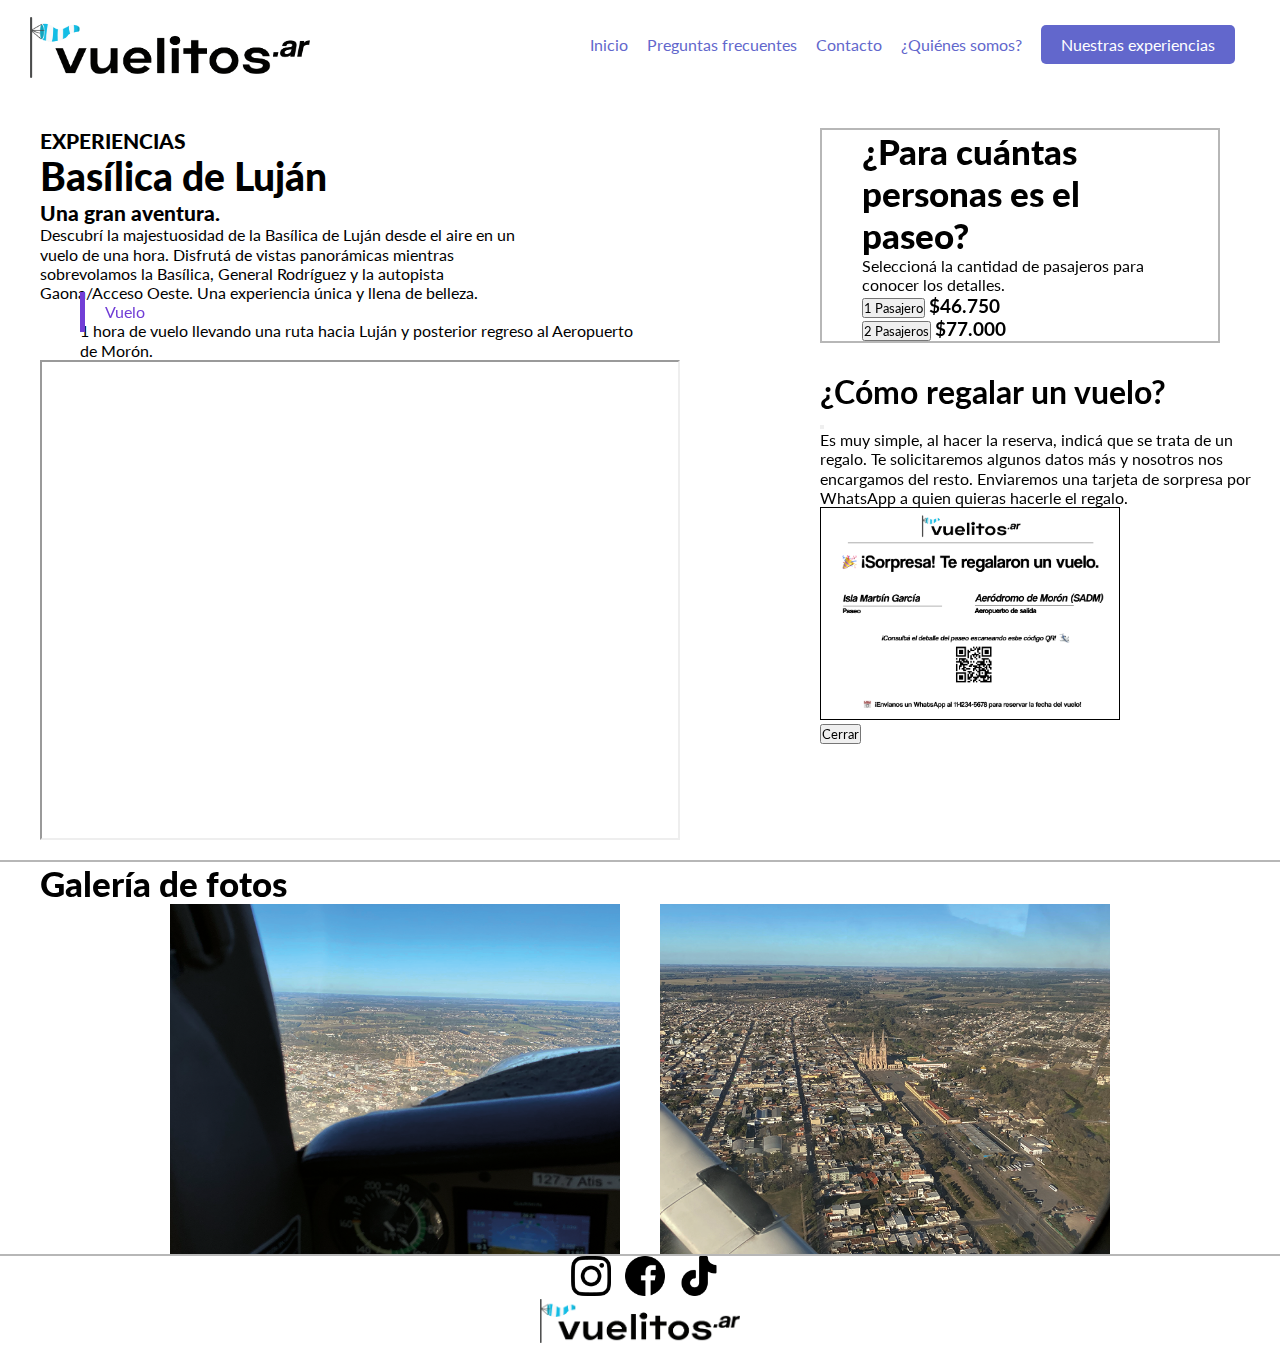
<file: pages/basilicadelujan.html>
<!DOCTYPE html>
<html lang="es">
<head>
<!-- Google tag (gtag.js) -->
<script async src="https://www.googletagmanager.com/gtag/js?id=G-5704BW28CS"></script>
<script>
  window.dataLayer = window.dataLayer || [];
  function gtag(){dataLayer.push(arguments);}
  gtag('js', new Date());

  gtag('config', 'G-5704BW28CS');
</script>  

    <meta charset="UTF-8">
    <meta http-equiv="X-UA-Compatible" content="IE=edge">
    <meta name="viewport" content="width=device-width, initial-scale=1.0">
    <meta name="keywords" content="viajes en avioneta, viaje avioneta, viajar en avioneta, aeropuerto moron, excursion isla martin garcia, vuelos bautismo, isla martin garcia, escapadas fin de semana, vuelos, vuelos en avion en buenos aires, piloto por un dia, basilica de lujan, dique cascallares, vuelos aeropuerto de moron">
    <meta name="description" content="Viví una experiencia única sobrevolando la majestuosa Basílica de Luján con vuelitos.ar. Vuelo de una hora para disfrutar de vistas panorámicas y momentos emocionantes. Descubrí la belleza desde las alturas y dejate maravillar por la fe y la grandeza de este destino turístico. ¡Una aventura que te elevará a lo más alto!">
    <link rel="icon" type="image/x-icon" href="../img/favicon.ico">
    <link href="https://cdn.jsdelivr.net/npm/bootstrap@5.3.0/dist/css/bootstrap.min.css" rel="stylesheet" integrity="sha384-9ndCyUaIbzAi2FUVXJi0CjmCapSmO7SnpJef0486qhLnuZ2cdeRhO02iuK6FUUVM" crossorigin="anonymous">
    <link rel="stylesheet" href="../css/styles.css">
    <title>Basílica de Luján - VUELITOS.AR</title>
</head>
<body>
    <header>
        <div class="navMobile">
            <nav class="navbar bg-body pt-3 pb-3">
                <div class="container-fluid">
                    <a href="../index.html">
                        <img src="../img/logo.png" alt="Logotipo vuelitos.ar" class="logoVuelitos">
                    </a> 
                  <button class="navbar-toggler" type="button" data-bs-toggle="offcanvas" data-bs-target="#offcanvasNavbar" aria-controls="offcanvasNavbar" aria-label="Toggle navigation">
                    <span class="navbar-toggler-icon"></span>
                  </button>
                  <div class="offcanvas offcanvas-end" tabindex="-1" id="offcanvasNavbar" aria-labelledby="offcanvasNavbarLabel">
                    <div class="offcanvas-header">
                        <img src="../img/logo.png" alt="Logotipo vuelitos.ar" class="logoVuelitos">
                        <button type="button" class="btn-close" data-bs-dismiss="offcanvas" aria-label="Close"></button>
                    </div>
                    <div class="offcanvas-body">
                      <ul class="navbar-nav justify-content-end flex-grow-1 pe-3">
                        <li class="nav-item">
                          <a class="nav-link active" href="../index.html">Inicio</a>
                        </li>
                        <li class="nav-item">
                          <a class="nav-link"  href="./faq.html">Preguntas frecuentes</a>
                        </li>
                        <li class="nav-item">
                            <a class="nav-link" href="./contacto.html">Contacto</a>
                          </li>
                          <li class="nav-item">
                            <a class="nav-link" href="./sobre-nosotros.html">¿Quiénes somos?</a>
                          </li>
                          <li class="nav-item mt-3">
                            <a class="nav-link text-white" id="purpleButtonActiveMobile" href="./experiencias.html">Nuestras Experiencias</a>
                          </li>
                      </ul>
                    </div>
                  </div>
                </div>
              </nav>
            </div>
    
          <nav class="navDesktop">
            <img src="../img/logo.png" alt="Logotipo vuelitos.ar" class="logoDesktop">
            <ul>
                <li><a href="../index.html">Inicio</a></li>
                <li><a href="./faq.html">Preguntas frecuentes</a></li>
                <li><a href="./contacto.html">Contacto</a></li>
                <li><a href="./sobre-nosotros.html">¿Quiénes somos?</a></li>
                <li><a href="./experiencias.html" id="purpleButtonActiveMobile">Nuestras experiencias</a></li>
            </ul>
        </nav>

    </header>
    
    <main>
        <div class="desktopOrganizerMandatory">
            <div class="marginLeftRight">
                <div class="desktopOrganizerLeft">
                    <p class="mP mb-2 mt-5">EXPERIENCIAS</p>
                    <p class="xxlP mb-1">Basílica de Luján</p>
                    <p class="mP mb-4">Una gran aventura.</p>
                    <p class="sP mb-5">Descubrí la majestuosidad de la Basílica de Luján desde el aire en un vuelo de una hora. Disfrutá de vistas panorámicas mientras sobrevolamos la Basílica, General Rodríguez y la autopista Gaona/Acceso Oeste. Una experiencia única y llena de belleza.
                    </p>
            </div>

            <div class="marginLeftRight mt-4 mb-5">
                    <p class="faqText">Vuelo</p>

                    <p class="m-3">1 hora de vuelo llevando una ruta hacia Luján y posterior regreso al Aeropuerto de Morón.
                    </p>
            </div>


            <div class="tripMap">
              <iframe src="https://www.google.com/maps/d/u/5/embed?mid=1gnNAaq7JfPHl-huCMk9MYc5f5a2rkyU&ehbc=2E312F" width="640" height="480"></iframe>            </div>
                </div>

            <div class="desktopOrganizerRight">
              <div class="experiencesContainerProgram">
                <div class="marginLeftRight">
                    <div class="text-center mt-4 mb-4">
                        <div id="questionContainer">
                            <p class="mPBigger mt-3">¿Para cuántas personas es el paseo?</p>
                            <p class="mb-4">Seleccioná la cantidad de pasajeros para conocer los detalles.</p>

                            <div class="d-flex justify-content-center">
                                <div class="d-flex flex-column align-items-center mr-4">
                                    <button class="passengerButton text-white btn btn-success" data-passengers="1" data-price="46750" data-plane="Cessna 150 (1 PASAJERO)" data-plane-image="../img/indexPlane.png">1 Pasajero</button>
                                    <span class="priceSpan">$46.750</span>
                                </div>
                            
                                <div class="d-flex flex-column align-items-center mx-2">
                                    <button class="passengerButton text-white btn btn-success" data-passengers="2" data-price="77000" data-plane="Cessna 172 (2 PASAJEROS)" data-plane-image="../img/C172Plane.png">2 Pasajeros</button>
                                    <span class="priceSpan">$77.000</span>
                                </div>
                            </div>
                            
                        </div>
                        <div id="flightDetailsContainer" style="display: none;">
                            <p class="mPBigger mt-3">AR$ <span id="flightPrice">null</span></p>
                            <p class="mb-4" id="elementoACambiar">nullPassengers</p>
                            <div class="d-block">
                                <p class="tripDuration mt-1">2 HORAS DE VUELO</p>
                            </div>
                            <div class="d-block">
                                <button type="button" class="tripGift btn btn-primary mt-1" data-bs-toggle="modal" data-bs-target="#staticBackdrop">
                                    Disponible para regalo
                                </button>
                            </div>
                            <p class="mP mt-4 mb-5">Incluye</p>
                            <div class="marginLeftRight mt-3 mb-5">
                                <p class="faqText mt-3">2 horas de vuelo</p>
                            </div>
                            <p class="mP mb-5">¿Con qué aeronave se realizará el vuelo?</p>
                            <div class="marginLeftRight mt-3 mb-3">
                                <p class="faqText" id="planeTitle">Cessna 150 (1 PASAJERO)</p>
                            </div>
                            <div class="text-center">
                                <button id="editPassengersButton" class="btn btn-warning mt-3 text-white">Editar Pasajeros</button>
                            </div>
                            <div class="defaultPicContainer">
                                <img src="../img/indexPlane.png" alt="Avión Cessna" class="availablePlane mb-5" id="planeImage">
                            </div>
                            <div class="text-center">
                                <div class="d-block">
                                    <a href="https://wa.me/5491127459926?text=¡Hola!%20Quiero%20reservar%20la%20experiencia%20Isla%20Martín%20García." class="greenActiveButton mb-4 mt-4 text-white" target="_blank">Reservar</a>
                                </div>
                                <div class="d-block">
                                    <a href="https://wa.me/5491127459926?text=¡Hola!%20Tengo%20algunas%20consultas%20sobre%20la%20experiencia%20Isla%20Martín%20García." class="greenDisabledButton mb-4" target="_blank">Consultar por WhatsApp</a>
                                </div>
                            </div>
                        </div>
                    </div>
                </div>
            </div>
            <!-- Modal -->
            <div class="modal fade" id="staticBackdrop" data-bs-backdrop="static" data-bs-keyboard="false" tabindex="-1" aria-labelledby="staticBackdropLabel" aria-hidden="true">
                <div class="modal-dialog">
                    <div class="modal-content">
                        <div class="modal-header">
                            <h1 class="modal-title fs-5" id="staticBackdropLabel">¿Cómo regalar un vuelo?</h1>
                            <button type="button" class="btn-close" data-bs-dismiss="modal" aria-label="Close"></button>
                        </div>
                        <div class="modal-body text-center">
                            <p>Es muy simple, al hacer la reserva, indicá que se trata de un regalo. Te solicitaremos algunos datos más y nosotros nos encargamos del resto. Enviaremos una tarjeta de sorpresa por WhatsApp a quien quieras hacerle el regalo.</p>
                            <img src="../img/voucher-regalo.jpg" alt="Voucher regalo" class="giftVoucher">
                        </div>
                        <div class="modal-footer">
                            <button type="button" class="btn btn-secondary" data-bs-dismiss="modal">Cerrar</button>
                        </div>
                    </div>
                </div>
            </div>
        </div>
    </div>
        <div class="experiencesContainer">
            <div class="marginLeftRight">
                <div class="text-center mt-4 mb-4">
                    <p class="mPBigger mt-3">Galería de fotos</p>
                </div>

                <div class="defaultPicContainerGallery">
                    <img src="../img/tripImages/lujan1.png" alt="Basílica de Luján vista desde dentro del avión" class="defaultPic mb-5">
                    <img src="../img/tripImages/lujan2.png" alt="Basílica de Luján vista desde el aire" class="defaultPic mb-5">
                </div>
            </div>

        </div>



    </main>

    <footer>
        <div class="rrssLogo mt-4 mb-4">
          <a href="https://instagram.com/vuelitos.ar" target="blank"><img src="../img/icon/instagram.png" alt="Instagram logo"></a>
          <a href="https://facebook.com/vuelitos.ar" target="blank"><img src="../img/icon/facebook.png" alt="Facebook logo"></a>
          <a href="https://tiktok.com/@vuelitos.ar" target="blank"><img src="../img/icon/tiktok.png" alt="TikTok logo"></a>
        </div>
        
        <div class="logoFooter mb-4">
            <img src="../img/logo.png" alt="Logotipo vuelitos.ar">
        </div>
    </footer>

    <script src="../js/script.js"></script>
    <script src="https://cdn.jsdelivr.net/npm/bootstrap@5.3.0/dist/js/bootstrap.bundle.min.js" integrity="sha384-geWF76RCwLtnZ8qwWowPQNguL3RmwHVBC9FhGdlKrxdiJJigb/j/68SIy3Te4Bkz" crossorigin="anonymous"></script>
</body>
</html>
</file>
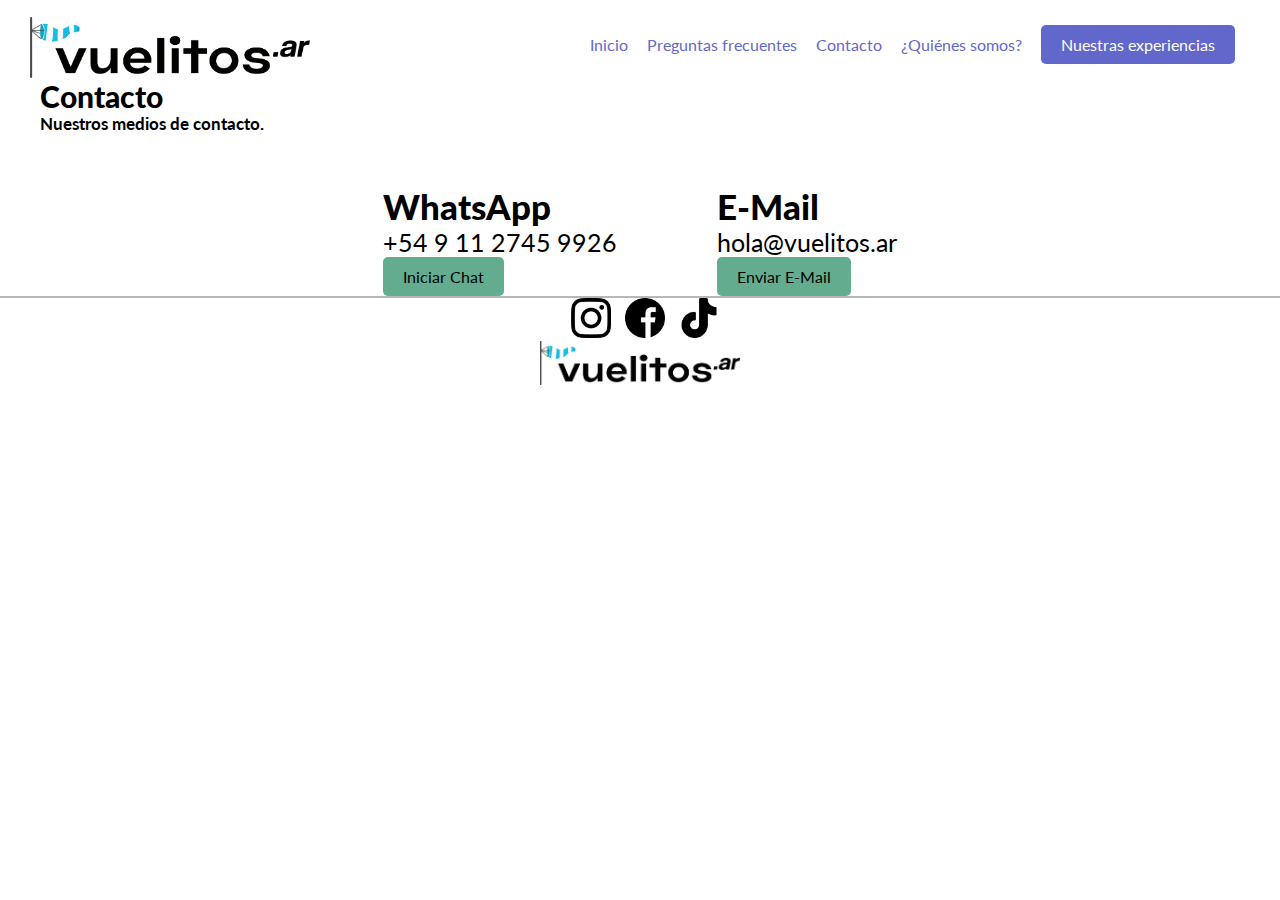
<file: pages/contacto.html>
<!DOCTYPE html>
<html lang="es">
<head>
<!-- Google tag (gtag.js) -->
<script async src="https://www.googletagmanager.com/gtag/js?id=G-5704BW28CS"></script>
<script>
  window.dataLayer = window.dataLayer || [];
  function gtag(){dataLayer.push(arguments);}
  gtag('js', new Date());

  gtag('config', 'G-5704BW28CS');
</script>

    <meta charset="UTF-8">
    <meta http-equiv="X-UA-Compatible" content="IE=edge">
    <meta name="viewport" content="width=device-width, initial-scale=1.0">
    <meta name="keywords" content="viajes en avioneta, viaje avioneta, viajar en avioneta, aeropuerto moron, excursion isla martin garcia, vuelos bautismo, isla martin garcia, escapadas fin de semana, vuelos, vuelos en avion en buenos aires, piloto por un dia, basilica de lujan, dique cascallares, vuelos aeropuerto de moron">
    <meta name="description" content="Contactate con vuelitos.ar y volá hacia nuevas emociones. Consultá sobre nuestros vuelos de bautismo en avión y reservá tu experiencia única. Estamos aquí para brindarte toda la información que necesitas.">
    <link rel="icon" type="image/x-icon" href="../img/favicon.ico">
    <link href="https://cdn.jsdelivr.net/npm/bootstrap@5.3.0/dist/css/bootstrap.min.css" rel="stylesheet" integrity="sha384-9ndCyUaIbzAi2FUVXJi0CjmCapSmO7SnpJef0486qhLnuZ2cdeRhO02iuK6FUUVM" crossorigin="anonymous">
    <link rel="stylesheet" href="../css/styles.css">
    <title>Contacto - VUELITOS.AR</title>
</head>
<body>
    <header>
      <div class="navMobile">
        <nav class="navbar bg-body pt-3 pb-3">
            <div class="container-fluid">
              <a href="../index.html">
                <img src="../img/logo.png" alt="Logotipo vuelitos.ar" class="logoVuelitos">
            </a> 
              <button class="navbar-toggler" type="button" data-bs-toggle="offcanvas" data-bs-target="#offcanvasNavbar" aria-controls="offcanvasNavbar" aria-label="Toggle navigation">
                <span class="navbar-toggler-icon"></span>
              </button>
              <div class="offcanvas offcanvas-end" tabindex="-1" id="offcanvasNavbar" aria-labelledby="offcanvasNavbarLabel">
                <div class="offcanvas-header">
                    <img src="../img/logo.png" alt="Logotipo vuelitos.ar" class="logoVuelitos">
                    <button type="button" class="btn-close" data-bs-dismiss="offcanvas" aria-label="Close"></button>
                </div>
                <div class="offcanvas-body">
                  <ul class="navbar-nav justify-content-end flex-grow-1 pe-3">
                    <li class="nav-item">
                      <a class="nav-link active" href="../index.html">Inicio</a>
                    </li>
                    <li class="nav-item">
                      <a class="nav-link"  href="./faq.html">Preguntas frecuentes</a>
                    </li>
                    <li class="nav-item">
                        <a class="nav-link active" aria-current="page" href="#">Contacto</a>
                      </li>
                      <li class="nav-item">
                        <a class="nav-link" href="./sobre-nosotros.html">¿Quiénes somos?</a>
                      </li>
                      <li class="nav-item mt-3">
                        <a class="nav-link text-white" id="purpleButtonActiveMobile" href="./experiencias.html">Nuestras Experiencias</a>
                      </li>
                  </ul>
                </div>
              </div>
            </div>
          </nav>
        </div>
    
          <nav class="navDesktop">
            <img src="../img/logo.png" alt="Logotipo vuelitos.ar" class="logoDesktop">
            <ul>
                <li><a href="../index.html">Inicio</a></li>
                <li><a href="./faq.html">Preguntas frecuentes</a></li>
                <li><a href="./contacto.html">Contacto</a></li>
                <li><a href="./sobre-nosotros.html">¿Quiénes somos?</a></li>
                <li><a href="./experiencias.html" id="purpleButtonActiveMobile">Nuestras experiencias</a></li>
            </ul>
        </nav>

    </header>
    
    <main>
        <div class="marginLeftRight">
            <h1 class="defaultH1 mt-5">Contacto</h1>
            <h2 class="defaultH2 mt-2">Nuestros medios de contacto.</h2>
        </div>
        <div class="desktopOrganizerMandatory">
          <div class="desktopOrganizerRight">
            <div class="mt-5 text-center">
                <p class="mPBigger">WhatsApp</p>
                <p class="sPBigger">+54 9 11 2745 9926</p>
                <a href="https://wa.me/5491127459926" class="greenActiveButton mb-4 mt-2 text-white">Iniciar Chat</a>
            </div>
          </div>
          <div class="desktopOrganizerLeft">
            <div class="mt-5 mb-5 text-center">
                <p class="mPBigger">E-Mail</p>
                <p class="sPBigger">hola@vuelitos.ar</p>
                <a href="mailto:hola@vuelitos.ar" class="greenActiveButton mb-4 mt-2 text-white">Enviar E-Mail</a>
            </div>
          </div>  
        </div>

    </main>

    <footer>
        <div class="rrssLogo mt-4 mb-4">
          <a href="https://instagram.com/vuelitos.ar" target="blank"><img src="../img/icon/instagram.png" alt="Instagram logo"></a>
          <a href="https://facebook.com/vuelitos.ar" target="blank"><img src="../img/icon/facebook.png" alt="Facebook logo"></a>
          <a href="https://tiktok.com/@vuelitos.ar" target="blank"><img src="../img/icon/tiktok.png" alt="TikTok logo"></a>
        </div>
        
        <div class="logoFooter mb-4">
            <img src="../img/logo.png" alt="Logotipo vuelitos.ar">
        </div>
    </footer>

    <script src="https://cdn.jsdelivr.net/npm/bootstrap@5.3.0/dist/js/bootstrap.bundle.min.js" integrity="sha384-geWF76RCwLtnZ8qwWowPQNguL3RmwHVBC9FhGdlKrxdiJJigb/j/68SIy3Te4Bkz" crossorigin="anonymous"></script>
</body>
</html>
</file>
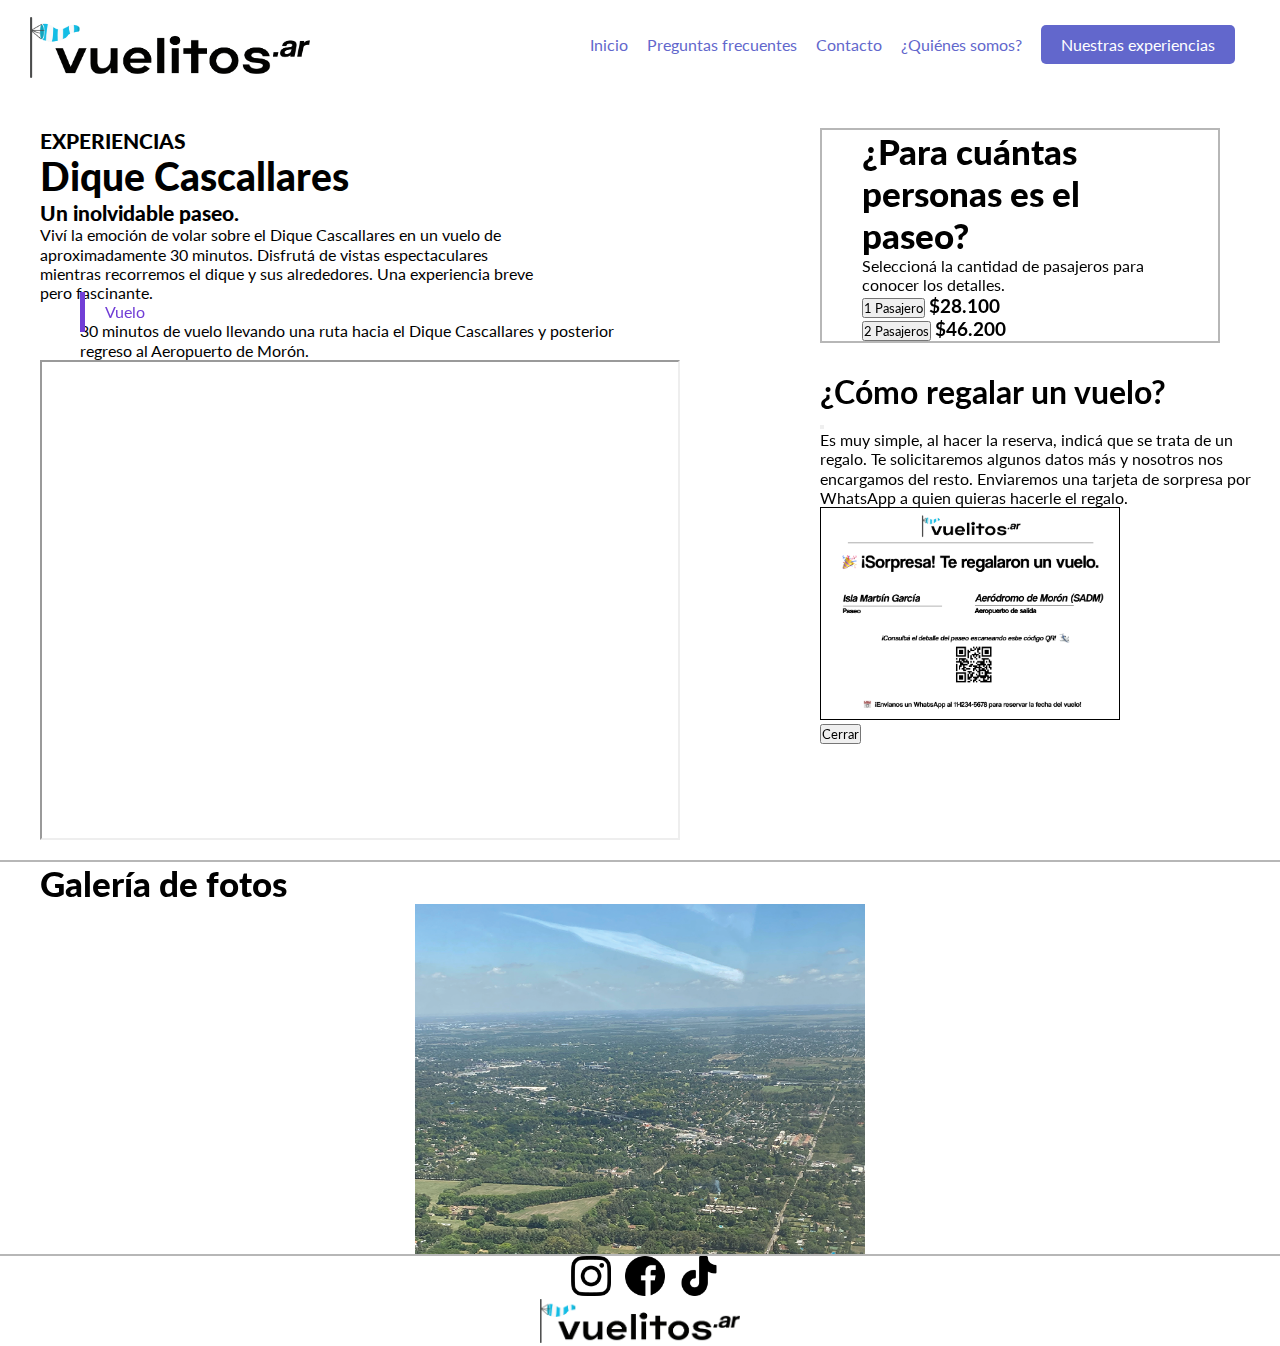
<file: pages/diquecascallares.html>
<!DOCTYPE html>
<html lang="es">
<head>
<!-- Google tag (gtag.js) -->
<script async src="https://www.googletagmanager.com/gtag/js?id=G-5704BW28CS"></script>
<script>
  window.dataLayer = window.dataLayer || [];
  function gtag(){dataLayer.push(arguments);}
  gtag('js', new Date());

  gtag('config', 'G-5704BW28CS');
</script>  

    <meta charset="UTF-8">
    <meta http-equiv="X-UA-Compatible" content="IE=edge">
    <meta name="viewport" content="width=device-width, initial-scale=1.0">
    <meta name="keywords" content="viajes en avioneta, viaje avioneta, viajar en avioneta, aeropuerto moron, excursion isla martin garcia, vuelos bautismo, isla martin garcia, escapadas fin de semana, vuelos, vuelos en avion en buenos aires, piloto por un dia, basilica de lujan, dique cascallares, vuelos aeropuerto de moron">
    <meta name="description" content="Descubrí la belleza del Dique Cascallares desde el cielo con vuelitos.ar. Vuelo de media hora para disfrutar de vistas espectaculares y una experiencia emocionante. Sobrevolá el dique y sus alrededores en un paseo inolvidable. ¡Sumergite en la naturaleza aérea y dejate llevar por la aventura!">
    <link rel="icon" type="image/x-icon" href="../img/favicon.ico">
    <link href="https://cdn.jsdelivr.net/npm/bootstrap@5.3.0/dist/css/bootstrap.min.css" rel="stylesheet" integrity="sha384-9ndCyUaIbzAi2FUVXJi0CjmCapSmO7SnpJef0486qhLnuZ2cdeRhO02iuK6FUUVM" crossorigin="anonymous">
    <link rel="stylesheet" href="../css/styles.css">
    <title>Dique Cascallares - VUELITOS.AR</title>
</head>
<body>
    <header>
        <div class="navMobile">
            <nav class="navbar bg-body pt-3 pb-3">
                <div class="container-fluid">
                    <a href="../index.html">
                        <img src="../img/logo.png" alt="Logotipo vuelitos.ar" class="logoVuelitos">
                    </a> 
                  <button class="navbar-toggler" type="button" data-bs-toggle="offcanvas" data-bs-target="#offcanvasNavbar" aria-controls="offcanvasNavbar" aria-label="Toggle navigation">
                    <span class="navbar-toggler-icon"></span>
                  </button>
                  <div class="offcanvas offcanvas-end" tabindex="-1" id="offcanvasNavbar" aria-labelledby="offcanvasNavbarLabel">
                    <div class="offcanvas-header">
                        <img src="../img/logo.png" alt="Logotipo vuelitos.ar" class="logoVuelitos">
                        <button type="button" class="btn-close" data-bs-dismiss="offcanvas" aria-label="Close"></button>
                    </div>
                    <div class="offcanvas-body">
                      <ul class="navbar-nav justify-content-end flex-grow-1 pe-3">
                        <li class="nav-item">
                          <a class="nav-link active" href="../index.html">Inicio</a>
                        </li>
                        <li class="nav-item">
                          <a class="nav-link"  href="./faq.html">Preguntas frecuentes</a>
                        </li>
                        <li class="nav-item">
                            <a class="nav-link" href="./contacto.html">Contacto</a>
                          </li>
                          <li class="nav-item">
                            <a class="nav-link" href="./sobre-nosotros.html">¿Quiénes somos?</a>
                          </li>
                          <li class="nav-item mt-3">
                            <a class="nav-link text-white" id="purpleButtonActiveMobile" href="./experiencias.html">Nuestras Experiencias</a>
                          </li>
                      </ul>
                    </div>
                  </div>
                </div>
              </nav>
            </div>
    
          <nav class="navDesktop">
            <img src="../img/logo.png" alt="Logotipo vuelitos.ar" class="logoDesktop">
            <ul>
                <li><a href="../index.html">Inicio</a></li>
                <li><a href="./faq.html">Preguntas frecuentes</a></li>
                <li><a href="./contacto.html">Contacto</a></li>
                <li><a href="./sobre-nosotros.html">¿Quiénes somos?</a></li>
                <li><a href="./experiencias.html" id="purpleButtonActiveMobile">Nuestras experiencias</a></li>
            </ul>
        </nav>

    </header>
    
    <main>
        <div class="desktopOrganizerMandatory">
            <div class="marginLeftRight">
                <div class="desktopOrganizerLeft">
                    <p class="mP mb-2 mt-5">EXPERIENCIAS</p>
                    <p class="xxlP mb-1">Dique Cascallares</p>
                    <p class="mP mb-4">Un inolvidable paseo.</p>
                    <p class="sP mb-0">Viví la emoción de volar sobre el Dique Cascallares en un vuelo de aproximadamente 30 minutos. Disfrutá de vistas espectaculares mientras recorremos el dique y sus alrededores. Una experiencia breve pero fascinante.
                    </p>
            </div>

            <div class="marginLeftRight mt-4 mb-5">
                    <p class="faqText">Vuelo</p>

                    <p class="m-3">30 minutos de vuelo llevando una ruta hacia el Dique Cascallares y posterior regreso al Aeropuerto de Morón.
                    </p>
            </div>
            <div class="tripMap">
                <iframe src="https://www.google.com/maps/d/u/5/embed?mid=1vVSozyihtPIqE87HCg10Tac0zIOnkr4&ehbc=2E312F" width="640" height="480"></iframe>
            </div>
                </div>

            <div class="desktopOrganizerRight">
              <div class="experiencesContainerProgram">
                <div class="marginLeftRight">
                    <div class="text-center mt-4 mb-4">
                        <div id="questionContainer">
                            <p class="mPBigger mt-3">¿Para cuántas personas es el paseo?</p>
                            <p class="mb-4">Seleccioná la cantidad de pasajeros para conocer los detalles.</p>

                            <div class="d-flex justify-content-center">
                                <div class="d-flex flex-column align-items-center mr-4">
                                    <button class="passengerButton text-white btn btn-success" data-passengers="1" data-price="28100" data-plane="Cessna 150 (1 PASAJERO)" data-plane-image="../img/indexPlane.png">1 Pasajero</button>
                                    <span class="priceSpan">$28.100</span>
                                </div>
                            
                                <div class="d-flex flex-column align-items-center mx-2">
                                    <button class="passengerButton text-white btn btn-success" data-passengers="2" data-price="46200" data-plane="Cessna 172 (2 PASAJEROS)" data-plane-image="../img/C172Plane.png">2 Pasajeros</button>
                                    <span class="priceSpan">$46.200</span>
                                </div>
                            </div>
                            
                        </div>
                        <div id="flightDetailsContainer" style="display: none;">
                            <p class="mPBigger mt-3">AR$ <span id="flightPrice">null</span></p>
                            <p class="mb-4" id="elementoACambiar">nullPassengers</p>
                            <div class="d-block">
                                <p class="tripDuration mt-1">2 HORAS DE VUELO</p>
                            </div>
                            <div class="d-block">
                                <button type="button" class="tripGift btn btn-primary mt-1" data-bs-toggle="modal" data-bs-target="#staticBackdrop">
                                    Disponible para regalo
                                </button>
                            </div>
                            <p class="mP mt-4 mb-5">Incluye</p>
                            <div class="marginLeftRight mt-3 mb-5">
                                <p class="faqText mt-3">2 horas de vuelo</p>
                            </div>
                            <p class="mP mb-5">¿Con qué aeronave se realizará el vuelo?</p>
                            <div class="marginLeftRight mt-3 mb-3">
                                <p class="faqText" id="planeTitle">Cessna 150 (1 PASAJERO)</p>
                            </div>
                            <div class="text-center">
                                <button id="editPassengersButton" class="btn btn-warning mt-3 text-white">Editar Pasajeros</button>
                            </div>
                            <div class="defaultPicContainer">
                                <img src="../img/indexPlane.png" alt="Avión Cessna" class="availablePlane mb-5" id="planeImage">
                            </div>
                            <div class="text-center">
                                <div class="d-block">
                                    <a href="https://wa.me/5491127459926?text=¡Hola!%20Quiero%20reservar%20la%20experiencia%20Isla%20Martín%20García." class="greenActiveButton mb-4 mt-4 text-white" target="_blank">Reservar</a>
                                </div>
                                <div class="d-block">
                                    <a href="https://wa.me/5491127459926?text=¡Hola!%20Tengo%20algunas%20consultas%20sobre%20la%20experiencia%20Isla%20Martín%20García." class="greenDisabledButton mb-4" target="_blank">Consultar por WhatsApp</a>
                                </div>
                            </div>
                        </div>
                    </div>
                </div>
            </div>
            <!-- Modal -->
            <div class="modal fade" id="staticBackdrop" data-bs-backdrop="static" data-bs-keyboard="false" tabindex="-1" aria-labelledby="staticBackdropLabel" aria-hidden="true">
                <div class="modal-dialog">
                    <div class="modal-content">
                        <div class="modal-header">
                            <h1 class="modal-title fs-5" id="staticBackdropLabel">¿Cómo regalar un vuelo?</h1>
                            <button type="button" class="btn-close" data-bs-dismiss="modal" aria-label="Close"></button>
                        </div>
                        <div class="modal-body text-center">
                            <p>Es muy simple, al hacer la reserva, indicá que se trata de un regalo. Te solicitaremos algunos datos más y nosotros nos encargamos del resto. Enviaremos una tarjeta de sorpresa por WhatsApp a quien quieras hacerle el regalo.</p>
                            <img src="../img/voucher-regalo.jpg" alt="Voucher regalo" class="giftVoucher">
                        </div>
                        <div class="modal-footer">
                            <button type="button" class="btn btn-secondary" data-bs-dismiss="modal">Cerrar</button>
                        </div>
                    </div>
                </div>
            </div>
        </div>
    </div>

        <div class="experiencesContainer">
            <div class="marginLeftRight">
                <div class="text-center mt-4 mb-4">
                    <p class="mPBigger mt-3">Galería de fotos</p>
                </div>

                <div class="defaultPicContainerGallery">
                    <img src="../img/tripImages/dique1.png" alt="Campo y ciudad vistos desde el aire" class="defaultPic mb-5">
                </div>
            </div>

        </div>



    </main>

    <footer>
        <div class="rrssLogo mt-4 mb-4">
          <a href="https://instagram.com/vuelitos.ar" target="blank"><img src="../img/icon/instagram.png" alt="Instagram logo"></a>
          <a href="https://facebook.com/vuelitos.ar" target="blank"><img src="../img/icon/facebook.png" alt="Facebook logo"></a>
          <a href="https://tiktok.com/@vuelitos.ar" target="blank"><img src="../img/icon/tiktok.png" alt="TikTok logo"></a>
        </div>
        
        <div class="logoFooter mb-4">
            <img src="../img/logo.png" alt="Logotipo vuelitos.ar">
        </div>
    </footer>

    <script src="../js/script.js"></script>
    <script src="https://cdn.jsdelivr.net/npm/bootstrap@5.3.0/dist/js/bootstrap.bundle.min.js" integrity="sha384-geWF76RCwLtnZ8qwWowPQNguL3RmwHVBC9FhGdlKrxdiJJigb/j/68SIy3Te4Bkz" crossorigin="anonymous"></script>
</body>
</html>
</file>
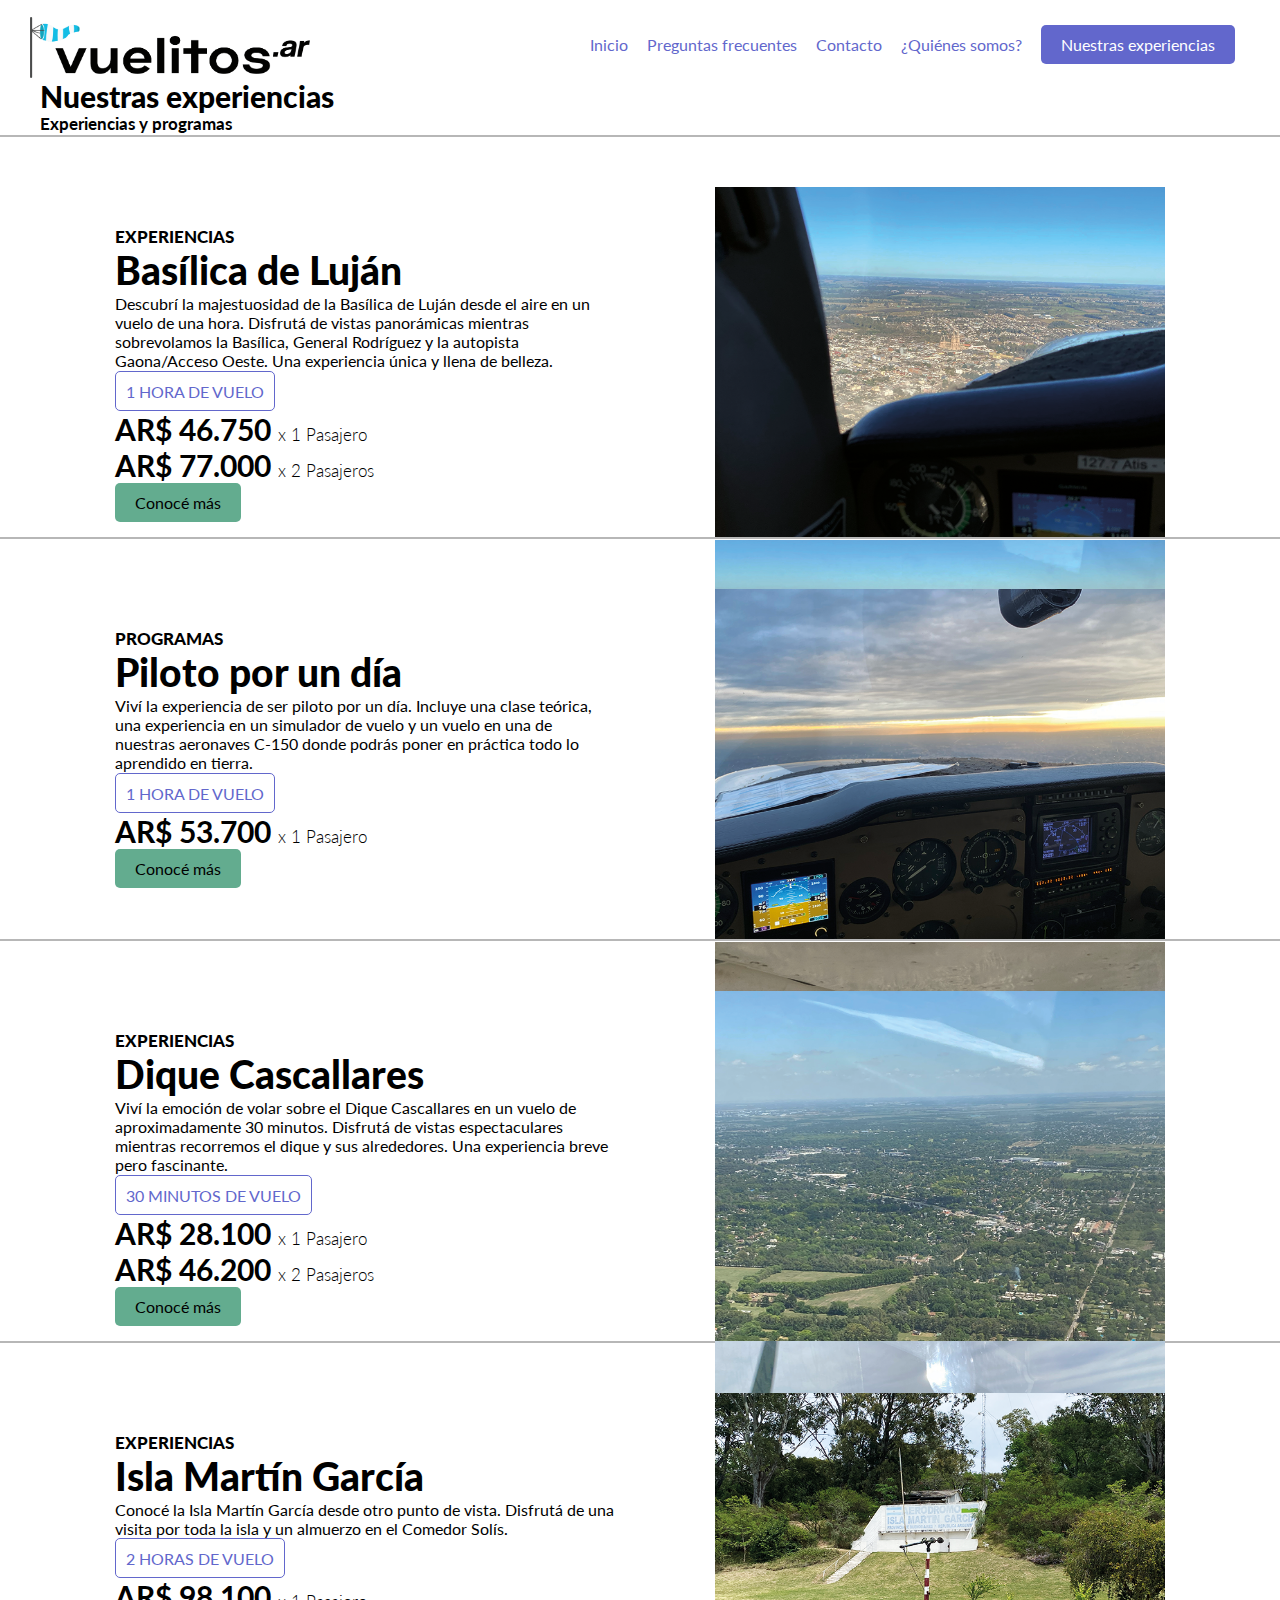
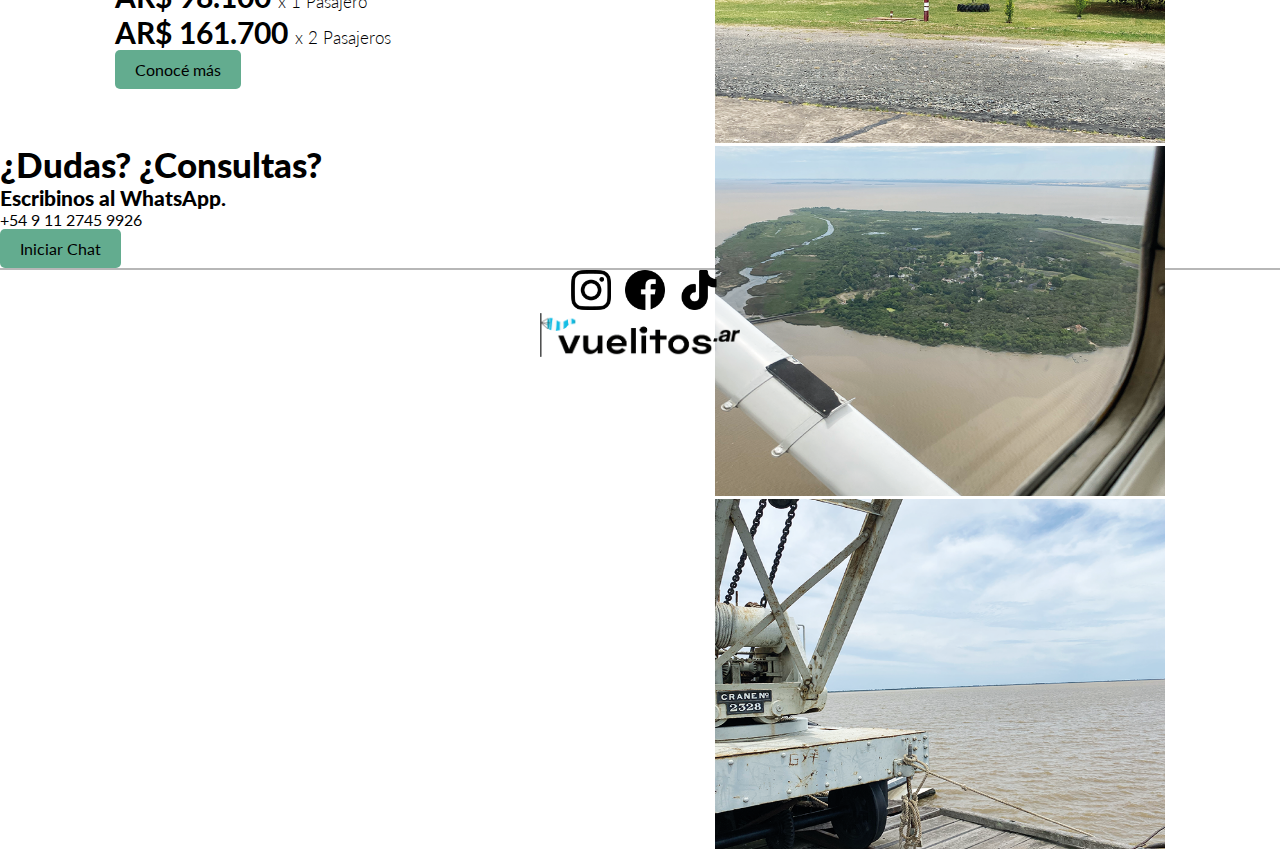
<file: pages/experiencias.html>
<!DOCTYPE html>
<html lang="es">
<head>
<!-- Google tag (gtag.js) -->
<script async src="https://www.googletagmanager.com/gtag/js?id=G-5704BW28CS"></script>
<script>
  window.dataLayer = window.dataLayer || [];
  function gtag(){dataLayer.push(arguments);}
  gtag('js', new Date());

  gtag('config', 'G-5704BW28CS');
</script>

    <meta charset="UTF-8">
    <meta http-equiv="X-UA-Compatible" content="IE=edge">
    <meta name="viewport" content="width=device-width, initial-scale=1.0">
    <meta name="keywords" content="viajes en avioneta, viaje avioneta, viajar en avioneta, aeropuerto moron, excursion isla martin garcia, vuelos bautismo, isla martin garcia, escapadas fin de semana, vuelos, vuelos en avion en buenos aires, piloto por un dia, basilica de lujan, dique cascallares, vuelos aeropuerto de moron">
    <meta name="description" content="Descubrí nuestras emocionantes experiencias y programas de vuelo en vuelitos.ar. Viví la aventura de ser piloto por un día, disfruta de vistas panorámicas en vuelos a la Basílica de Luján y al Dique Cascallares. Conocé la magia de la Isla Martín García. Sumergite en una experiencia inolvidable y dejate llevar por la pasión por la aviación.">
    <link rel="icon" type="image/x-icon" href="../img/favicon.ico">
    <link href="https://cdn.jsdelivr.net/npm/bootstrap@5.3.0/dist/css/bootstrap.min.css" rel="stylesheet" integrity="sha384-9ndCyUaIbzAi2FUVXJi0CjmCapSmO7SnpJef0486qhLnuZ2cdeRhO02iuK6FUUVM" crossorigin="anonymous">
    <link rel="stylesheet" href="../css/styles.css">
    <title>Experiencias - VUELITOS.AR</title>
</head>
<body>
    <header>
        <div class="navMobile">
            <nav class="navbar bg-body pt-3 pb-3">
                <div class="container-fluid">
                    <a href="../index.html">
                        <img src="../img/logo.png" alt="Logotipo vuelitos.ar" class="logoVuelitos">
                    </a> 
                  <button class="navbar-toggler" type="button" data-bs-toggle="offcanvas" data-bs-target="#offcanvasNavbar" aria-controls="offcanvasNavbar" aria-label="Toggle navigation">
                    <span class="navbar-toggler-icon"></span>
                  </button>
                  <div class="offcanvas offcanvas-end" tabindex="-1" id="offcanvasNavbar" aria-labelledby="offcanvasNavbarLabel">
                    <div class="offcanvas-header">
                        <img src="../img/logo.png" alt="Logotipo vuelitos.ar" class="logoVuelitos">
                        <button type="button" class="btn-close" data-bs-dismiss="offcanvas" aria-label="Close"></button>
                    </div>
                    <div class="offcanvas-body">
                      <ul class="navbar-nav justify-content-end flex-grow-1 pe-3">
                        <li class="nav-item">
                          <a class="nav-link active" href="../index.html">Inicio</a>
                        </li>
                        <li class="nav-item">
                          <a class="nav-link"  href="./faq.html">Preguntas frecuentes</a>
                        </li>
                        <li class="nav-item">
                            <a class="nav-link" href="./contacto.html">Contacto</a>
                          </li>
                          <li class="nav-item">
                            <a class="nav-link" href="./sobre-nosotros.html">¿Quiénes somos?</a>
                          </li>
                          <li class="nav-item mt-3">
                            <a class="nav-link text-white" id="purpleButtonActiveMobile" href="#">Nuestras Experiencias</a>
                          </li>
                      </ul>
                    </div>
                  </div>
                </div>
              </nav>
            </div>
    
          <nav class="navDesktop">
            <img src="../img/logo.png" alt="Logotipo vuelitos.ar" class="logoDesktop">
            <ul>
                <li><a href="../index.html">Inicio</a></li>
                <li><a href="./faq.html">Preguntas frecuentes</a></li>
                <li><a href="./contacto.html">Contacto</a></li>
                <li><a href="./sobre-nosotros.html">¿Quiénes somos?</a></li>
                <li><a href="./experiencias.html" id="purpleButtonActiveMobile">Nuestras experiencias</a></li>
            </ul>
        </nav>

    </header>
    
    <main>
        <div class="marginLeftRight mb-5">
            <h1 class="defaultH1 mt-5">Nuestras experiencias</h1>
            <h2 class="defaultH2 mt-2">Experiencias y programas</h2>
        </div>


        <div class="experiencesContainer">
          <div class="marginLeftRight">
                  <div class="desktopOrganizerMandatory mb-4">
                  <div class="desktopOrganizerLeft">
                      <p class="mPExperience mb-2 mt-4">EXPERIENCIAS</p>
                      <p class="xxlP mb-1">Basílica de Luján</p>
                      <p class="sP mb-0">Descubrí la majestuosidad de la Basílica de Luján desde el aire en un vuelo de una hora. Disfrutá de vistas panorámicas mientras sobrevolamos la Basílica, General Rodríguez y la autopista Gaona/Acceso Oeste. Una experiencia única y llena de belleza.
                      </p>
                      <p class="tripDuration mt-3">1 HORA DE VUELO</p>
                      <p class="xlP mt-2">AR$ 46.750 <span class="tripPricing">x 1 Pasajero</span></p>
                      <p class="xlP mt-2">AR$ 77.000 <span class="tripPricing">x 2 Pasajeros</span></p>
                      <a href="./basilicadelujan.html" class="greenActiveButton mb-4 mt-3 text-white">Conocé más</a>
                  </div>
                  <div class="desktopOrganizerRight">
                      <div class="defaultPicContainer">
                          <div class="defaultPic mb-5">
                              <div id="carouselExampleSlidesOnly" class="carousel slide" data-bs-ride="carousel">
                                  <div class="carousel-inner">
                                    <div class="carousel-item active">
                                      <img src="../img/tripImages/lujan1.png" class="defaultPic d-block w-100" alt="Básilica de Luján vista desde dentro del avión">
                                    </div>
                                    <div class="carousel-item">
                                      <img src="../img/tripImages/lujan2.png" class="defaultPic d-block w-100" alt="Basílica de Luján vista desde el aire">
                                    </div>
                                  </div>
                                </div>
                          </div>
                      </div>
                  </div>
              </div>
          </div>
      </div>
        
            <div class="experiencesContainer">
                <div class="marginLeftRight">
                        <div class="desktopOrganizerMandatory mb-4">
                        <div class="desktopOrganizerLeft">
                            <p class="mPExperience mb-2 mt-4">PROGRAMAS</p>
                            <p class="xxlP mb-1">Piloto por un día</p>
                            <p class="sP mb-0">Viví la experiencia de ser piloto por un día. Incluye
                                una clase teórica, una experiencia en un simulador de vuelo y un
                                vuelo en una de nuestras aeronaves C-150 donde podrás poner en práctica
                                todo lo aprendido en tierra.
                            </p>
                            <p class="tripDuration mt-3">1 HORA DE VUELO</p>
                            <p class="xlP mt-2">AR$ 53.700 <span class="tripPricing">x 1 Pasajero</span></p>
                            <a href="./pilotoporundia.html" class="greenActiveButton mb-4 mt-3 text-white">Conocé más</a>
                        </div>
                        
                        <div class="desktopOrganizerRight">
                            <div class="defaultPicContainer">
                                <div class="defaultPic mb-5">
                                    <div id="carouselExampleSlidesOnly" class="carousel slide" data-bs-ride="carousel">
                                        <div class="carousel-inner">
                                          <div class="carousel-item active">
                                            <img src="../img/tripImages/px1dia1.png" class="defaultPic d-block w-100" alt="Avión volando en el atardecer">
                                          </div>
                                          <div class="carousel-item">
                                            <img src="../img/tripImages/px1dia2.png" class="defaultPic d-block w-100" alt="Aeródromo de Morón desde el aire">
                                          </div>
                                          <div class="carousel-item">
                                            <img src="../img/tripImages/px1dia3.png" class="defaultPic d-block w-100" alt="Avión volando">
                                          </div>
                                        </div>
                                      </div>
                                </div>
                            </div>
                        </div>
                        
                    </div>
                </div>
            </div>

            <div class="experiencesContainer">
                <div class="marginLeftRight">
                        <div class="desktopOrganizerMandatory mb-4">
                        <div class="desktopOrganizerLeft">
                            <p class="mPExperience mb-2 mt-4">EXPERIENCIAS</p>
                            <p class="xxlP mb-1">Dique Cascallares</p>
                            <p class="sP mb-0">Viví la emoción de volar sobre el Dique Cascallares en un vuelo de aproximadamente 30 minutos. Disfrutá de vistas espectaculares mientras recorremos el dique y sus alrededores. Una experiencia breve pero fascinante.
                            </p>
                            <p class="tripDuration mt-3">30 MINUTOS DE VUELO</p>
                            <p class="xlP mt-2">AR$ 28.100 <span class="tripPricing">x 1 Pasajero</span></p>
                            <p class="xlP mt-2">AR$ 46.200 <span class="tripPricing">x 2 Pasajeros</span></p>
                            <a href="./diquecascallares.html" class="greenActiveButton mb-4 mt-3 text-white">Conocé más</a>
                        </div>
                        <div class="desktopOrganizerRight">
                            <div class="defaultPicContainer">
                                <div class="defaultPic mb-5">
                                    <div id="carouselExampleSlidesOnly" class="carousel slide" data-bs-ride="carousel">
                                        <div class="carousel-inner">
                                          <div class="carousel-item active">
                                            <img src="../img/tripImages/dique1.png" class="defaultPic d-block w-100" alt="Avión volando en el atardecer">
                                          </div>
                                        </div>
                                      </div>
                                </div>
                            </div>
                        </div>
                        </div>
                    </div>
                </div>
            </div>

            <div class="experiencesContainer">
                <div class="marginLeftRight">
                        <div class="desktopOrganizerMandatory mb-4">
                        <div class="desktopOrganizerLeft">
                            <p class="mPExperience mb-2 mt-4">EXPERIENCIAS</p>
                            <p class="xxlP mb-1">Isla Martín García</p>
                            <p class="sP mb-0">Conocé la Isla Martín García desde otro punto de vista.
                                Disfrutá de una visita por toda la isla y un almuerzo en el Comedor Solís.
                            </p>
                            <p class="tripDuration mt-3">2 HORAS DE VUELO</p>
                            <p class="xlP mt-2">AR$ 98.100 <span class="tripPricing">x 1 Pasajero</span></p>
                            <p class="xlP mt-2">AR$ 161.700 <span class="tripPricing">x 2 Pasajeros</span></p>
                            <a href="./islamartingarcia.html" class="greenActiveButton mb-4 mt-3 text-white">Conocé más</a>
                        </div>
                        <div class="desktopOrganizerRight">
                            <div class="defaultPicContainer">
                                <div class="defaultPic mb-5">
                                    <div id="carouselExampleSlidesOnly" class="carousel slide" data-bs-ride="carousel">
                                        <div class="carousel-inner">
                                          <div class="carousel-item active">
                                            <img src="../img/tripImages/martinGarcia1.png" class="defaultPic d-block w-100" alt="Cartel Aeródromo Martín García">
                                          </div>
                                          <div class="carousel-item">
                                            <img src="../img/tripImages/martinGarcia2.png" class="defaultPic d-block w-100" alt="Isla Martín García desde el aire">
                                          </div>
                                          <div class="carousel-item">
                                            <img src="../img/tripImages/martinGarcia3.png" class="defaultPic d-block w-100" alt="Muelle de la Isla Martín García">
                                          </div>
                                        </div>
                                      </div>
                                </div>
                            </div>
                        </div>
                    </div>
                </div>
            </div>

        <div class="tripHidden">
            <div class="experiencesContainer">
                <div class="marginLeftRight">
                        <div class="desktopOrganizerMandatory mb-4">
                        <div class="desktopOrganizerLeft">
                            <p class="mPExperience mb-2 mt-4">EXPERIENCIAS</p>
                            <p class="xxlP mb-1">Zona Norte</p>
                            <p class="sP mb-0">Viví la experiencia de ser piloto por un día. Incluye
                                una clase teórica, una experiencia en un simulador de vuelo y un
                                vuelo en una de nuestras aeronaves C-150 donde podrás poner en práctica
                                todo lo aprendido en tierra.
                            </p>
                            <p class="tripDuration mt-3">1 HORA DE VUELO</p>
                            <p class="xxlP mt-3">AR$ 37.000</p>
                            <a href="./pilotoporundia.html" class="greenActiveButton mb-4 mt-3 text-white">Conocé más</a>
                        </div>
                        <div class="desktopOrganizerRight">
                            <div class="defaultPicContainer">
                                <img src="../img/fotoTest.png" alt="Aeródromo de Morón visto desde el aire" class="defaultPic mb-5">
                            </div>
                        </div>
                    </div>
                </div>
            </div>
        </div>

        <p class="mPBigger text-center mt-5">¿Dudas? ¿Consultas?</p>
        <p class="mP text-center">Escribinos al WhatsApp.</p>
        <p class="sP text-center">+54 9 11 2745 9926</p>
        <div class="text-center">
            <a href="https://wa.me/5491127459926" class="greenActiveButton mb-4 mt-2 text-white">Iniciar Chat</a>
        </div>

    </main>

    <footer>
        <div class="rrssLogo mt-4 mb-4">
          <a href="https://instagram.com/vuelitos.ar" target="blank"><img src="../img/icon/instagram.png" alt="Instagram logo"></a>
          <a href="https://facebook.com/vuelitos.ar" target="blank"><img src="../img/icon/facebook.png" alt="Facebook logo"></a>
          <a href="https://tiktok.com/@vuelitos.ar" target="blank"><img src="../img/icon/tiktok.png" alt="TikTok logo"></a>
        </div>
        
        <div class="logoFooter mb-4">
            <img src="../img/logo.png" alt="Logotipo vuelitos.ar">
        </div>
    </footer>

    <script src="https://cdn.jsdelivr.net/npm/bootstrap@5.3.0/dist/js/bootstrap.bundle.min.js" integrity="sha384-geWF76RCwLtnZ8qwWowPQNguL3RmwHVBC9FhGdlKrxdiJJigb/j/68SIy3Te4Bkz" crossorigin="anonymous"></script>
</body>
</html>
</file>
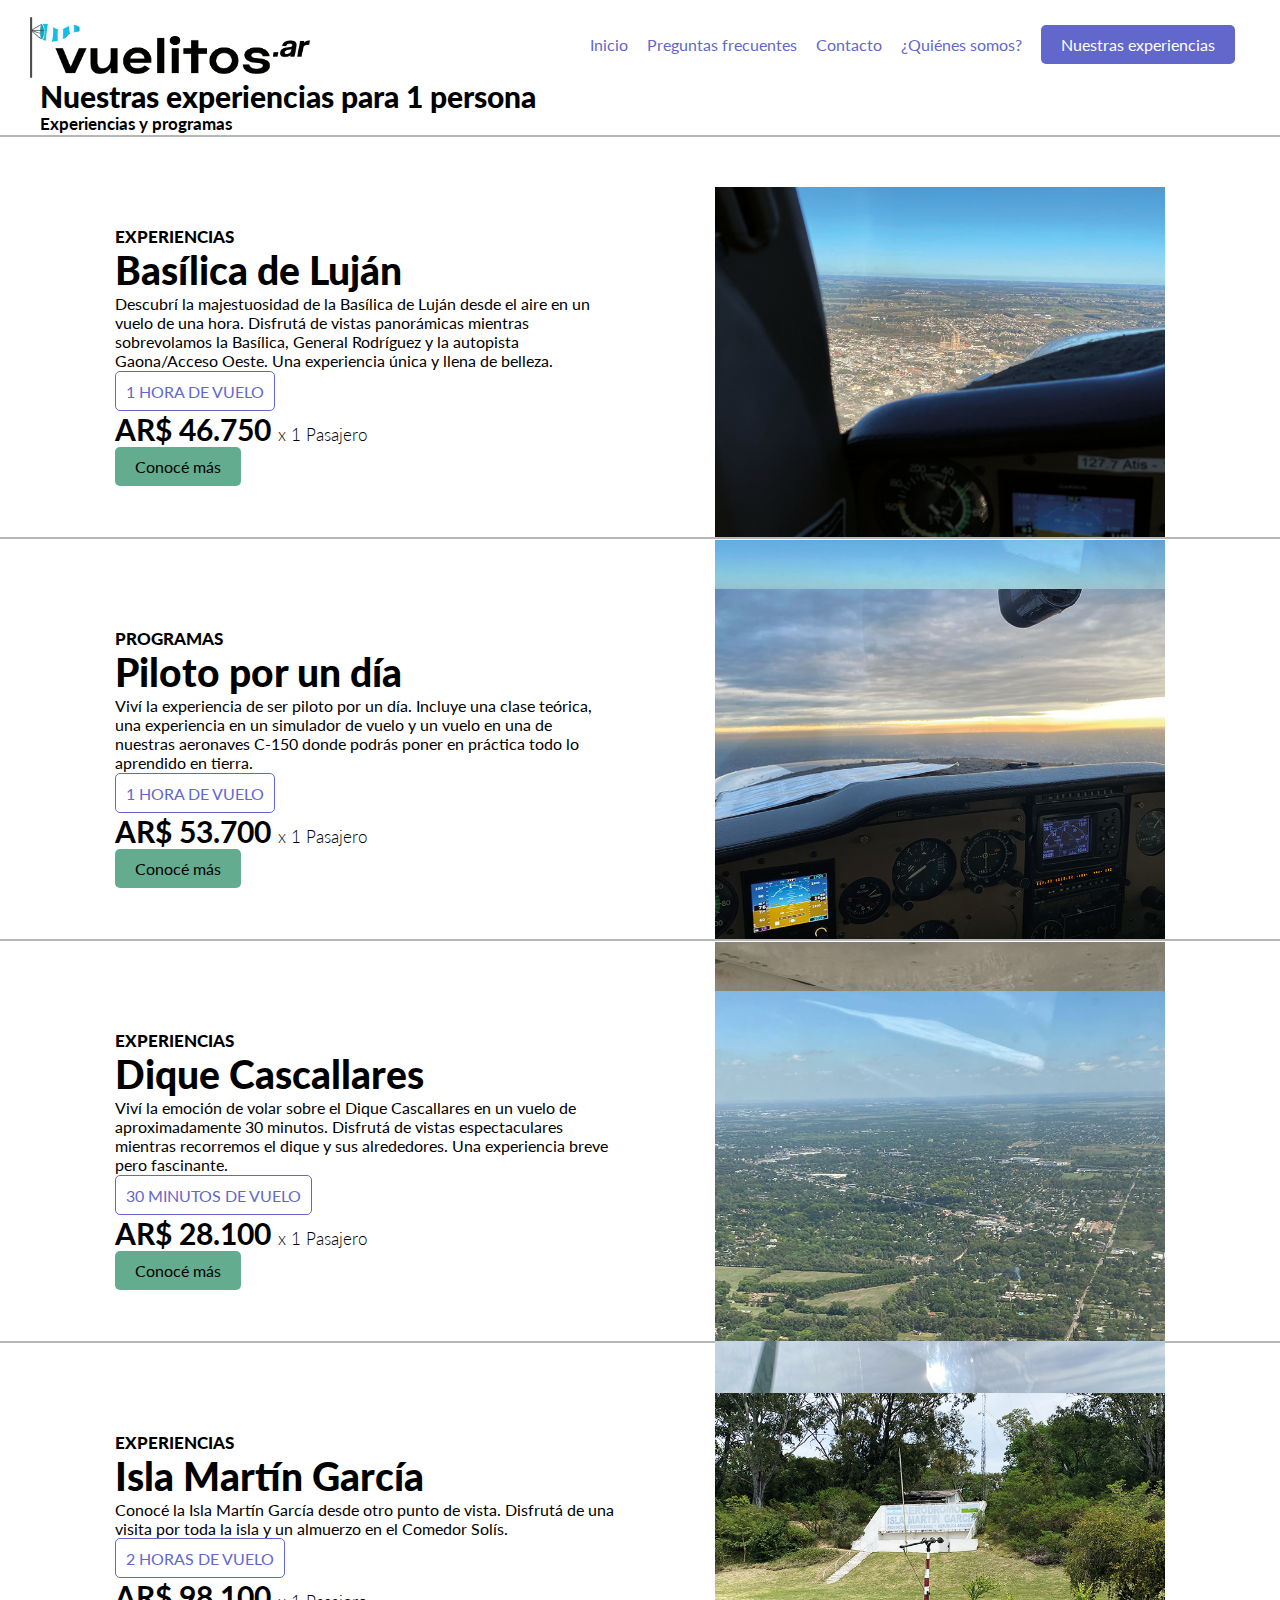
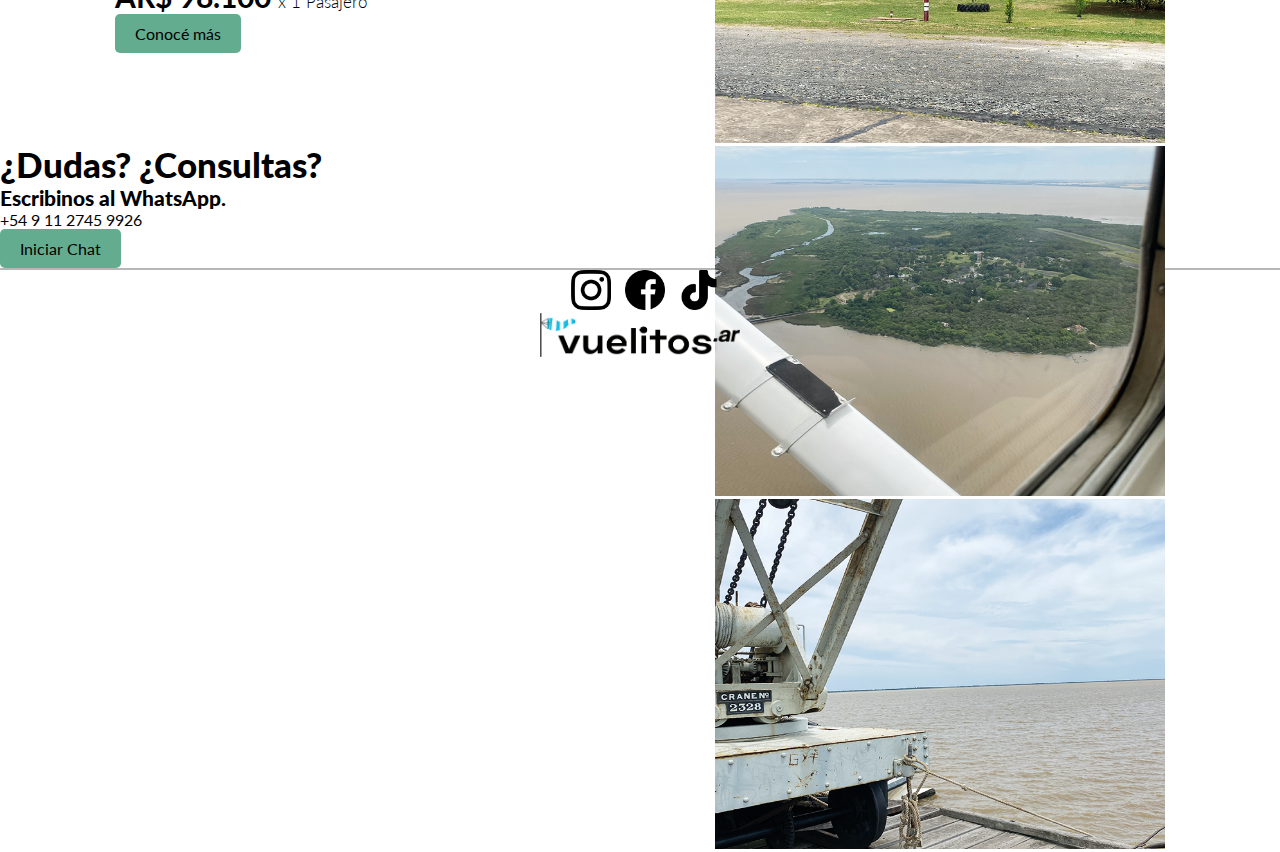
<file: pages/experiencias1.html>
<!DOCTYPE html>
<html lang="es">
<head>
<!-- Google tag (gtag.js) -->
<script async src="https://www.googletagmanager.com/gtag/js?id=G-5704BW28CS"></script>
<script>
  window.dataLayer = window.dataLayer || [];
  function gtag(){dataLayer.push(arguments);}
  gtag('js', new Date());

  gtag('config', 'G-5704BW28CS');
</script>

    <meta charset="UTF-8">
    <meta http-equiv="X-UA-Compatible" content="IE=edge">
    <meta name="viewport" content="width=device-width, initial-scale=1.0">
    <meta name="keywords" content="viajes en avioneta, viaje avioneta, viajar en avioneta, aeropuerto moron, excursion isla martin garcia, vuelos bautismo, isla martin garcia, escapadas fin de semana, vuelos, vuelos en avion en buenos aires, piloto por un dia, basilica de lujan, dique cascallares, vuelos aeropuerto de moron">
    <meta name="description" content="Descubrí nuestras emocionantes experiencias y programas de vuelo en vuelitos.ar. Viví la aventura de ser piloto por un día, disfruta de vistas panorámicas en vuelos a la Basílica de Luján y al Dique Cascallares. Conocé la magia de la Isla Martín García. Sumergite en una experiencia inolvidable y dejate llevar por la pasión por la aviación.">
    <link rel="icon" type="image/x-icon" href="../img/favicon.ico">
    <link href="https://cdn.jsdelivr.net/npm/bootstrap@5.3.0/dist/css/bootstrap.min.css" rel="stylesheet" integrity="sha384-9ndCyUaIbzAi2FUVXJi0CjmCapSmO7SnpJef0486qhLnuZ2cdeRhO02iuK6FUUVM" crossorigin="anonymous">
    <link rel="stylesheet" href="../css/styles.css">
    <title>Experiencias para 1 persona - VUELITOS.AR</title>
</head>
<body>
    <header>
        <div class="navMobile">
            <nav class="navbar bg-body pt-3 pb-3">
                <div class="container-fluid">
                    <a href="../index.html">
                        <img src="../img/logo.png" alt="Logotipo vuelitos.ar" class="logoVuelitos">
                    </a> 
                  <button class="navbar-toggler" type="button" data-bs-toggle="offcanvas" data-bs-target="#offcanvasNavbar" aria-controls="offcanvasNavbar" aria-label="Toggle navigation">
                    <span class="navbar-toggler-icon"></span>
                  </button>
                  <div class="offcanvas offcanvas-end" tabindex="-1" id="offcanvasNavbar" aria-labelledby="offcanvasNavbarLabel">
                    <div class="offcanvas-header">
                        <img src="../img/logo.png" alt="Logotipo vuelitos.ar" class="logoVuelitos">
                        <button type="button" class="btn-close" data-bs-dismiss="offcanvas" aria-label="Close"></button>
                    </div>
                    <div class="offcanvas-body">
                      <ul class="navbar-nav justify-content-end flex-grow-1 pe-3">
                        <li class="nav-item">
                          <a class="nav-link active" href="../index.html">Inicio</a>
                        </li>
                        <li class="nav-item">
                          <a class="nav-link"  href="./faq.html">Preguntas frecuentes</a>
                        </li>
                        <li class="nav-item">
                            <a class="nav-link" href="./contacto.html">Contacto</a>
                          </li>
                          <li class="nav-item">
                            <a class="nav-link" href="./sobre-nosotros.html">¿Quiénes somos?</a>
                          </li>
                          <li class="nav-item mt-3">
                            <a class="nav-link text-white" id="purpleButtonActiveMobile" href="#">Nuestras Experiencias</a>
                          </li>
                      </ul>
                    </div>
                  </div>
                </div>
              </nav>
            </div>
    
          <nav class="navDesktop">
            <img src="../img/logo.png" alt="Logotipo vuelitos.ar" class="logoDesktop">
            <ul>
                <li><a href="../index.html">Inicio</a></li>
                <li><a href="./faq.html">Preguntas frecuentes</a></li>
                <li><a href="./contacto.html">Contacto</a></li>
                <li><a href="./sobre-nosotros.html">¿Quiénes somos?</a></li>
                <li><a href="./experiencias.html" id="purpleButtonActiveMobile">Nuestras experiencias</a></li>
            </ul>
        </nav>

    </header>
    
    <main>
        <div class="marginLeftRight mb-5">
            <h1 class="defaultH1 mt-5">Nuestras experiencias para 1 persona</h1>
            <h2 class="defaultH2 mt-2">Experiencias y programas</h2>
        </div>


        <div class="experiencesContainer">
          <div class="marginLeftRight">
                  <div class="desktopOrganizerMandatory mb-4">
                  <div class="desktopOrganizerLeft">
                      <p class="mPExperience mb-2 mt-4">EXPERIENCIAS</p>
                      <p class="xxlP mb-1">Basílica de Luján</p>
                      <p class="sP mb-0">Descubrí la majestuosidad de la Basílica de Luján desde el aire en un vuelo de una hora. Disfrutá de vistas panorámicas mientras sobrevolamos la Basílica, General Rodríguez y la autopista Gaona/Acceso Oeste. Una experiencia única y llena de belleza.
                      </p>
                      <p class="tripDuration mt-3">1 HORA DE VUELO</p>
                      <p class="xlP mt-2">AR$ 46.750 <span class="tripPricing">x 1 Pasajero</span></p>
                      <a href="./basilicadelujan.html" class="greenActiveButton mb-4 mt-3 text-white">Conocé más</a>
                  </div>
                  <div class="desktopOrganizerRight">
                      <div class="defaultPicContainer">
                          <div class="defaultPic mb-5">
                              <div id="carouselExampleSlidesOnly" class="carousel slide" data-bs-ride="carousel">
                                  <div class="carousel-inner">
                                    <div class="carousel-item active">
                                      <img src="../img/tripImages/lujan1.png" class="defaultPic d-block w-100" alt="Básilica de Luján vista desde dentro del avión">
                                    </div>
                                    <div class="carousel-item">
                                      <img src="../img/tripImages/lujan2.png" class="defaultPic d-block w-100" alt="Basílica de Luján vista desde el aire">
                                    </div>
                                  </div>
                                </div>
                          </div>
                      </div>
                  </div>
              </div>
          </div>
      </div>
        
            <div class="experiencesContainer">
                <div class="marginLeftRight">
                        <div class="desktopOrganizerMandatory mb-4">
                        <div class="desktopOrganizerLeft">
                            <p class="mPExperience mb-2 mt-4">PROGRAMAS</p>
                            <p class="xxlP mb-1">Piloto por un día</p>
                            <p class="sP mb-0">Viví la experiencia de ser piloto por un día. Incluye
                                una clase teórica, una experiencia en un simulador de vuelo y un
                                vuelo en una de nuestras aeronaves C-150 donde podrás poner en práctica
                                todo lo aprendido en tierra.
                            </p>
                            <p class="tripDuration mt-3">1 HORA DE VUELO</p>
                            <p class="xlP mt-2">AR$ 53.700 <span class="tripPricing">x 1 Pasajero</span></p>
                            <a href="./pilotoporundia.html" class="greenActiveButton mb-4 mt-3 text-white">Conocé más</a>
                        </div>
                        
                        <div class="desktopOrganizerRight">
                            <div class="defaultPicContainer">
                                <div class="defaultPic mb-5">
                                    <div id="carouselExampleSlidesOnly" class="carousel slide" data-bs-ride="carousel">
                                        <div class="carousel-inner">
                                          <div class="carousel-item active">
                                            <img src="../img/tripImages/px1dia1.png" class="defaultPic d-block w-100" alt="Avión volando en el atardecer">
                                          </div>
                                          <div class="carousel-item">
                                            <img src="../img/tripImages/px1dia2.png" class="defaultPic d-block w-100" alt="Aeródromo de Morón desde el aire">
                                          </div>
                                          <div class="carousel-item">
                                            <img src="../img/tripImages/px1dia3.png" class="defaultPic d-block w-100" alt="Avión volando">
                                          </div>
                                        </div>
                                      </div>
                                </div>
                            </div>
                        </div>
                        
                    </div>
                </div>
            </div>

            <div class="experiencesContainer">
                <div class="marginLeftRight">
                        <div class="desktopOrganizerMandatory mb-4">
                        <div class="desktopOrganizerLeft">
                            <p class="mPExperience mb-2 mt-4">EXPERIENCIAS</p>
                            <p class="xxlP mb-1">Dique Cascallares</p>
                            <p class="sP mb-0">Viví la emoción de volar sobre el Dique Cascallares en un vuelo de aproximadamente 30 minutos. Disfrutá de vistas espectaculares mientras recorremos el dique y sus alrededores. Una experiencia breve pero fascinante.
                            </p>
                            <p class="tripDuration mt-3">30 MINUTOS DE VUELO</p>
                            <p class="xlP mt-2">AR$ 28.100 <span class="tripPricing">x 1 Pasajero</span></p>
                            <a href="./diquecascallares.html" class="greenActiveButton mb-4 mt-3 text-white">Conocé más</a>
                        </div>
                        <div class="desktopOrganizerRight">
                            <div class="defaultPicContainer">
                                <div class="defaultPic mb-5">
                                    <div id="carouselExampleSlidesOnly" class="carousel slide" data-bs-ride="carousel">
                                        <div class="carousel-inner">
                                          <div class="carousel-item active">
                                            <img src="../img/tripImages/dique1.png" class="defaultPic d-block w-100" alt="Avión volando en el atardecer">
                                          </div>
                                        </div>
                                      </div>
                                </div>
                            </div>
                        </div>
                        </div>
                    </div>
                </div>
            </div>

            <div class="experiencesContainer">
                <div class="marginLeftRight">
                        <div class="desktopOrganizerMandatory mb-4">
                        <div class="desktopOrganizerLeft">
                            <p class="mPExperience mb-2 mt-4">EXPERIENCIAS</p>
                            <p class="xxlP mb-1">Isla Martín García</p>
                            <p class="sP mb-0">Conocé la Isla Martín García desde otro punto de vista.
                                Disfrutá de una visita por toda la isla y un almuerzo en el Comedor Solís.
                            </p>
                            <p class="tripDuration mt-3">2 HORAS DE VUELO</p>
                            <p class="xlP mt-2">AR$ 98.100 <span class="tripPricing">x 1 Pasajero</span></p>
                            <a href="./islamartingarcia.html" class="greenActiveButton mb-4 mt-3 text-white">Conocé más</a>
                        </div>
                        <div class="desktopOrganizerRight">
                            <div class="defaultPicContainer">
                                <div class="defaultPic mb-5">
                                    <div id="carouselExampleSlidesOnly" class="carousel slide" data-bs-ride="carousel">
                                        <div class="carousel-inner">
                                          <div class="carousel-item active">
                                            <img src="../img/tripImages/martinGarcia1.png" class="defaultPic d-block w-100" alt="Cartel Aeródromo Martín García">
                                          </div>
                                          <div class="carousel-item">
                                            <img src="../img/tripImages/martinGarcia2.png" class="defaultPic d-block w-100" alt="Isla Martín García desde el aire">
                                          </div>
                                          <div class="carousel-item">
                                            <img src="../img/tripImages/martinGarcia3.png" class="defaultPic d-block w-100" alt="Muelle de la Isla Martín García">
                                          </div>
                                        </div>
                                      </div>
                                </div>
                            </div>
                        </div>
                    </div>
                </div>
            </div>

        <div class="tripHidden">
            <div class="experiencesContainer">
                <div class="marginLeftRight">
                        <div class="desktopOrganizerMandatory mb-4">
                        <div class="desktopOrganizerLeft">
                            <p class="mPExperience mb-2 mt-4">EXPERIENCIAS</p>
                            <p class="xxlP mb-1">Zona Norte</p>
                            <p class="sP mb-0">Viví la experiencia de ser piloto por un día. Incluye
                                una clase teórica, una experiencia en un simulador de vuelo y un
                                vuelo en una de nuestras aeronaves C-150 donde podrás poner en práctica
                                todo lo aprendido en tierra.
                            </p>
                            <p class="tripDuration mt-3">1 HORA DE VUELO</p>
                            <p class="xxlP mt-3">AR$ 37.000</p>
                            <a href="./pilotoporundia.html" class="greenActiveButton mb-4 mt-3 text-white">Conocé más</a>
                        </div>
                        <div class="desktopOrganizerRight">
                            <div class="defaultPicContainer">
                                <img src="../img/fotoTest.png" alt="Aeródromo de Morón visto desde el aire" class="defaultPic mb-5">
                            </div>
                        </div>
                    </div>
                </div>
            </div>
        </div>

        <p class="mPBigger text-center mt-5">¿Dudas? ¿Consultas?</p>
        <p class="mP text-center">Escribinos al WhatsApp.</p>
        <p class="sP text-center">+54 9 11 2745 9926</p>
        <div class="text-center">
            <a href="https://wa.me/5491127459926" class="greenActiveButton mb-4 mt-2 text-white">Iniciar Chat</a>
        </div>

    </main>

    <footer>
        <div class="rrssLogo mt-4 mb-4">
          <a href="https://instagram.com/vuelitos.ar" target="blank"><img src="../img/icon/instagram.png" alt="Instagram logo"></a>
          <a href="https://facebook.com/vuelitos.ar" target="blank"><img src="../img/icon/facebook.png" alt="Facebook logo"></a>
          <a href="https://tiktok.com/@vuelitos.ar" target="blank"><img src="../img/icon/tiktok.png" alt="TikTok logo"></a>
        </div>
        
        <div class="logoFooter mb-4">
            <img src="../img/logo.png" alt="Logotipo vuelitos.ar">
        </div>
    </footer>

    <script src="https://cdn.jsdelivr.net/npm/bootstrap@5.3.0/dist/js/bootstrap.bundle.min.js" integrity="sha384-geWF76RCwLtnZ8qwWowPQNguL3RmwHVBC9FhGdlKrxdiJJigb/j/68SIy3Te4Bkz" crossorigin="anonymous"></script>
</body>
</html>
</file>
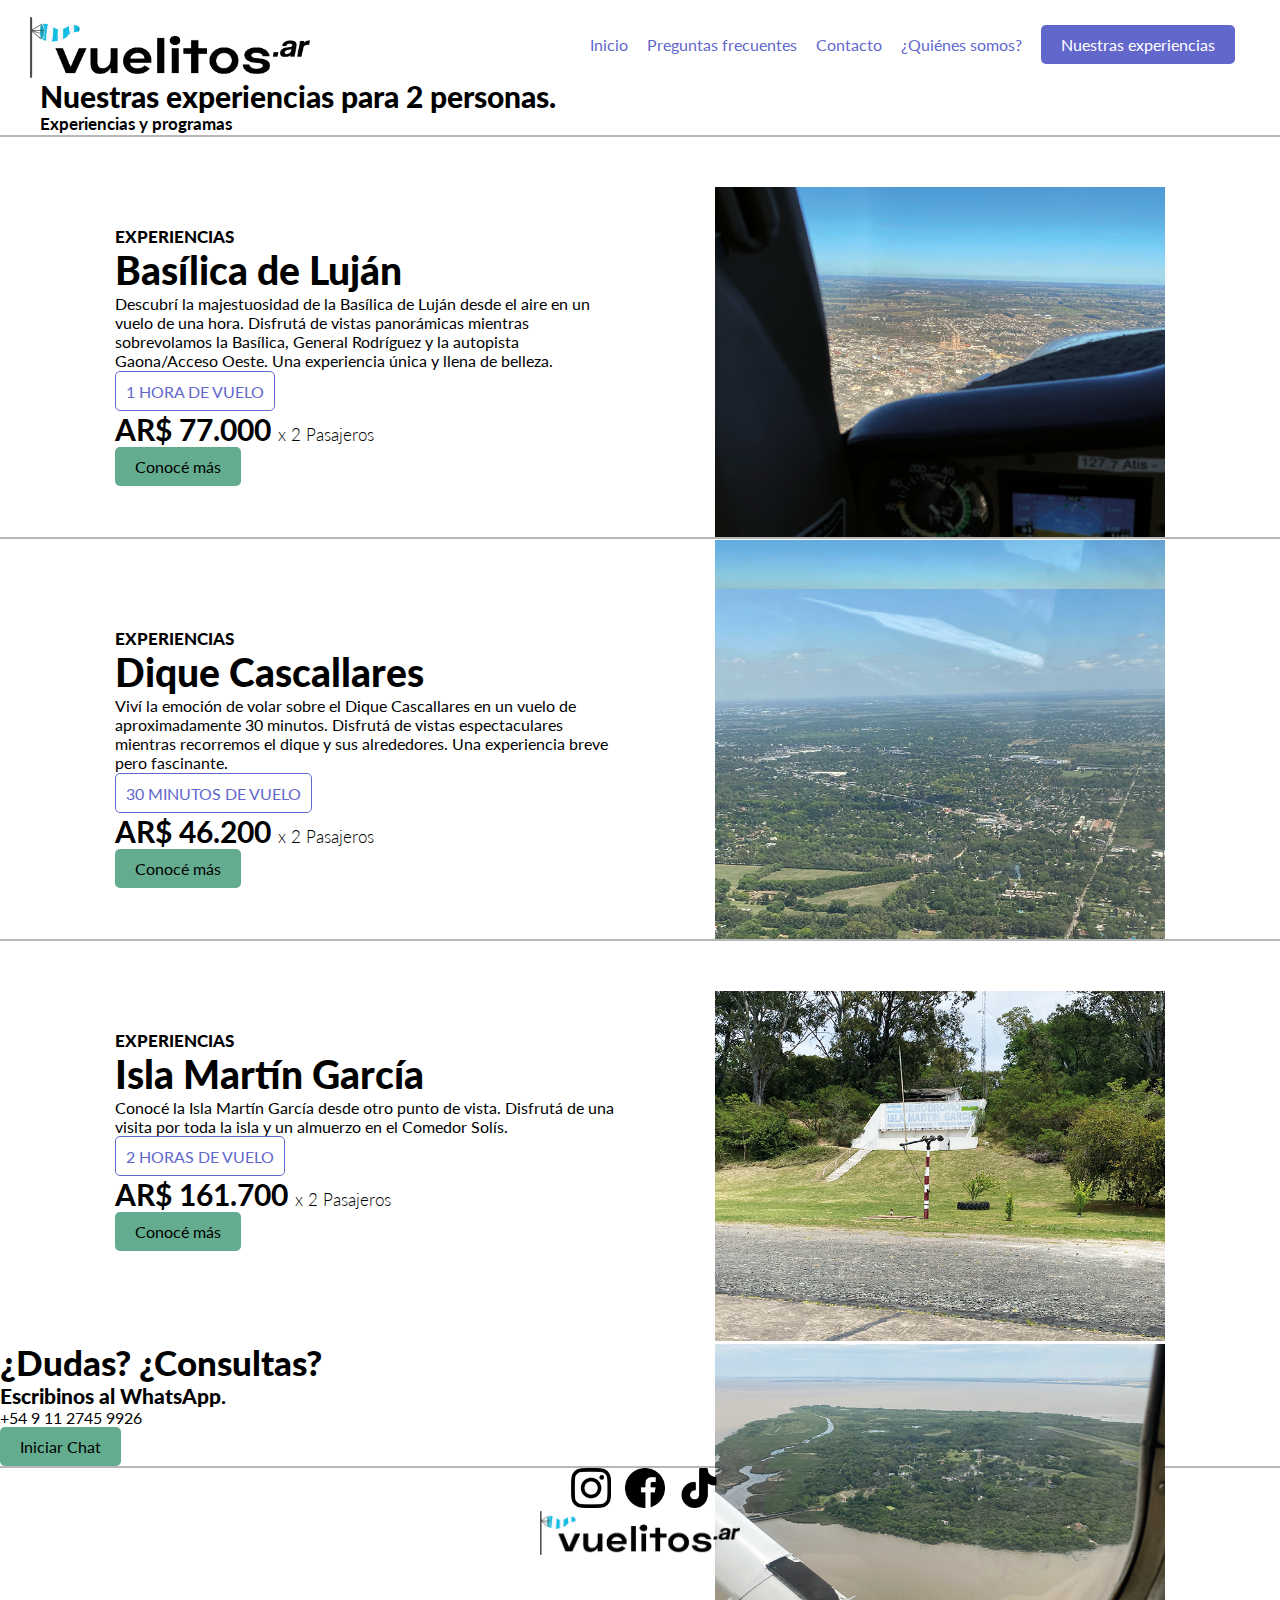
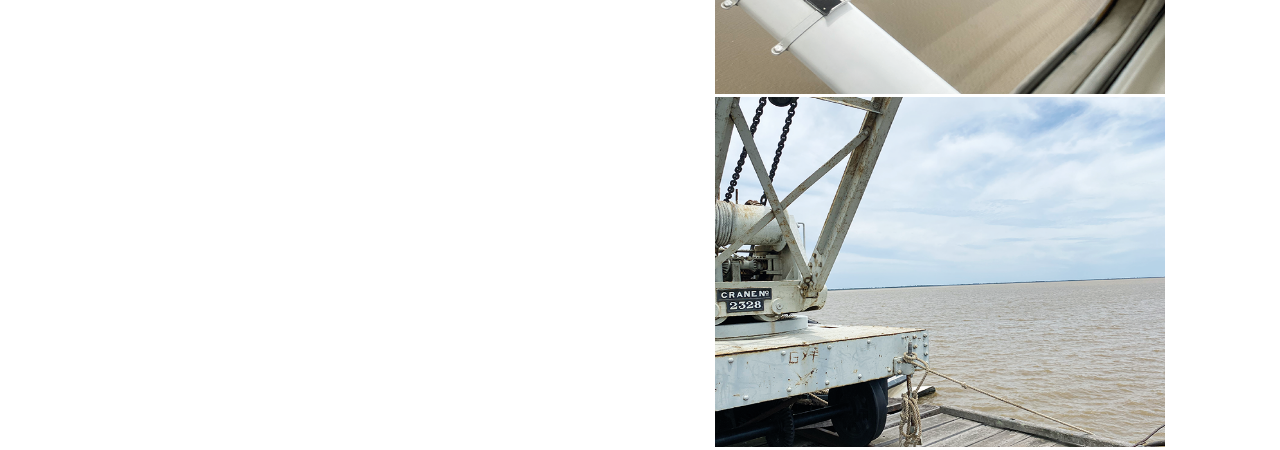
<file: pages/experiencias2.html>
<!DOCTYPE html>
<html lang="es">
<head>
<!-- Google tag (gtag.js) -->
<script async src="https://www.googletagmanager.com/gtag/js?id=G-5704BW28CS"></script>
<script>
  window.dataLayer = window.dataLayer || [];
  function gtag(){dataLayer.push(arguments);}
  gtag('js', new Date());

  gtag('config', 'G-5704BW28CS');
</script>

    <meta charset="UTF-8">
    <meta http-equiv="X-UA-Compatible" content="IE=edge">
    <meta name="viewport" content="width=device-width, initial-scale=1.0">
    <meta name="keywords" content="viajes en avioneta, viaje avioneta, viajar en avioneta, aeropuerto moron, excursion isla martin garcia, vuelos bautismo, isla martin garcia, escapadas fin de semana, vuelos, vuelos en avion en buenos aires, piloto por un dia, basilica de lujan, dique cascallares, vuelos aeropuerto de moron">
    <meta name="description" content="Descubrí nuestras emocionantes experiencias y programas de vuelo en vuelitos.ar. Viví la aventura de ser piloto por un día, disfruta de vistas panorámicas en vuelos a la Basílica de Luján y al Dique Cascallares. Conocé la magia de la Isla Martín García. Sumergite en una experiencia inolvidable y dejate llevar por la pasión por la aviación.">
    <link rel="icon" type="image/x-icon" href="../img/favicon.ico">
    <link href="https://cdn.jsdelivr.net/npm/bootstrap@5.3.0/dist/css/bootstrap.min.css" rel="stylesheet" integrity="sha384-9ndCyUaIbzAi2FUVXJi0CjmCapSmO7SnpJef0486qhLnuZ2cdeRhO02iuK6FUUVM" crossorigin="anonymous">
    <link rel="stylesheet" href="../css/styles.css">
    <title>Experiencias para 2 personas - VUELITOS.AR</title>
</head>
<body>
    <header>
        <div class="navMobile">
            <nav class="navbar bg-body pt-3 pb-3">
                <div class="container-fluid">
                    <a href="../index.html">
                        <img src="../img/logo.png" alt="Logotipo vuelitos.ar" class="logoVuelitos">
                    </a> 
                  <button class="navbar-toggler" type="button" data-bs-toggle="offcanvas" data-bs-target="#offcanvasNavbar" aria-controls="offcanvasNavbar" aria-label="Toggle navigation">
                    <span class="navbar-toggler-icon"></span>
                  </button>
                  <div class="offcanvas offcanvas-end" tabindex="-1" id="offcanvasNavbar" aria-labelledby="offcanvasNavbarLabel">
                    <div class="offcanvas-header">
                        <img src="../img/logo.png" alt="Logotipo vuelitos.ar" class="logoVuelitos">
                        <button type="button" class="btn-close" data-bs-dismiss="offcanvas" aria-label="Close"></button>
                    </div>
                    <div class="offcanvas-body">
                      <ul class="navbar-nav justify-content-end flex-grow-1 pe-3">
                        <li class="nav-item">
                          <a class="nav-link active" href="../index.html">Inicio</a>
                        </li>
                        <li class="nav-item">
                          <a class="nav-link"  href="./faq.html">Preguntas frecuentes</a>
                        </li>
                        <li class="nav-item">
                            <a class="nav-link" href="./contacto.html">Contacto</a>
                          </li>
                          <li class="nav-item">
                            <a class="nav-link" href="./sobre-nosotros.html">¿Quiénes somos?</a>
                          </li>
                          <li class="nav-item mt-3">
                            <a class="nav-link text-white" id="purpleButtonActiveMobile" href="#">Nuestras Experiencias</a>
                          </li>
                      </ul>
                    </div>
                  </div>
                </div>
              </nav>
            </div>
    
          <nav class="navDesktop">
            <img src="../img/logo.png" alt="Logotipo vuelitos.ar" class="logoDesktop">
            <ul>
                <li><a href="../index.html">Inicio</a></li>
                <li><a href="./faq.html">Preguntas frecuentes</a></li>
                <li><a href="./contacto.html">Contacto</a></li>
                <li><a href="./sobre-nosotros.html">¿Quiénes somos?</a></li>
                <li><a href="./experiencias.html" id="purpleButtonActiveMobile">Nuestras experiencias</a></li>
            </ul>
        </nav>

    </header>
    
    <main>
        <div class="marginLeftRight mb-5">
            <h1 class="defaultH1 mt-5">Nuestras experiencias para 2 personas.</h1>
            <h2 class="defaultH2 mt-2">Experiencias y programas</h2>
        </div>


        <div class="experiencesContainer">
          <div class="marginLeftRight">
                  <div class="desktopOrganizerMandatory mb-4">
                  <div class="desktopOrganizerLeft">
                      <p class="mPExperience mb-2 mt-4">EXPERIENCIAS</p>
                      <p class="xxlP mb-1">Basílica de Luján</p>
                      <p class="sP mb-0">Descubrí la majestuosidad de la Basílica de Luján desde el aire en un vuelo de una hora. Disfrutá de vistas panorámicas mientras sobrevolamos la Basílica, General Rodríguez y la autopista Gaona/Acceso Oeste. Una experiencia única y llena de belleza.
                      </p>
                      <p class="tripDuration mt-3">1 HORA DE VUELO</p>
                      <p class="xlP mt-2">AR$ 77.000 <span class="tripPricing">x 2 Pasajeros</span></p>
                      <a href="./basilicadelujan.html" class="greenActiveButton mb-4 mt-3 text-white">Conocé más</a>
                  </div>
                  <div class="desktopOrganizerRight">
                      <div class="defaultPicContainer">
                          <div class="defaultPic mb-5">
                              <div id="carouselExampleSlidesOnly" class="carousel slide" data-bs-ride="carousel">
                                  <div class="carousel-inner">
                                    <div class="carousel-item active">
                                      <img src="../img/tripImages/lujan1.png" class="defaultPic d-block w-100" alt="Básilica de Luján vista desde dentro del avión">
                                    </div>
                                    <div class="carousel-item">
                                      <img src="../img/tripImages/lujan2.png" class="defaultPic d-block w-100" alt="Basílica de Luján vista desde el aire">
                                    </div>
                                  </div>
                                </div>
                          </div>
                      </div>
                  </div>
              </div>
          </div>
      </div>

            <div class="experiencesContainer">
                <div class="marginLeftRight">
                        <div class="desktopOrganizerMandatory mb-4">
                        <div class="desktopOrganizerLeft">
                            <p class="mPExperience mb-2 mt-4">EXPERIENCIAS</p>
                            <p class="xxlP mb-1">Dique Cascallares</p>
                            <p class="sP mb-0">Viví la emoción de volar sobre el Dique Cascallares en un vuelo de aproximadamente 30 minutos. Disfrutá de vistas espectaculares mientras recorremos el dique y sus alrededores. Una experiencia breve pero fascinante.
                            </p>
                            <p class="tripDuration mt-3">30 MINUTOS DE VUELO</p>
                            <p class="xlP mt-2">AR$ 46.200 <span class="tripPricing">x 2 Pasajeros</span></p>
                            <a href="./diquecascallares.html" class="greenActiveButton mb-4 mt-3 text-white">Conocé más</a>
                        </div>
                        <div class="desktopOrganizerRight">
                            <div class="defaultPicContainer">
                                <div class="defaultPic mb-5">
                                    <div id="carouselExampleSlidesOnly" class="carousel slide" data-bs-ride="carousel">
                                        <div class="carousel-inner">
                                          <div class="carousel-item active">
                                            <img src="../img/tripImages/dique1.png" class="defaultPic d-block w-100" alt="Avión volando en el atardecer">
                                          </div>
                                        </div>
                                      </div>
                                </div>
                            </div>
                        </div>
                        </div>
                    </div>
                </div>
            </div>

            <div class="experiencesContainer">
                <div class="marginLeftRight">
                        <div class="desktopOrganizerMandatory mb-4">
                        <div class="desktopOrganizerLeft">
                            <p class="mPExperience mb-2 mt-4">EXPERIENCIAS</p>
                            <p class="xxlP mb-1">Isla Martín García</p>
                            <p class="sP mb-0">Conocé la Isla Martín García desde otro punto de vista.
                                Disfrutá de una visita por toda la isla y un almuerzo en el Comedor Solís.
                            </p>
                            <p class="tripDuration mt-3">2 HORAS DE VUELO</p>
                            <p class="xlP mt-2">AR$ 161.700 <span class="tripPricing">x 2 Pasajeros</span></p>
                            <a href="./islamartingarcia.html" class="greenActiveButton mb-4 mt-3 text-white">Conocé más</a>
                        </div>
                        <div class="desktopOrganizerRight">
                            <div class="defaultPicContainer">
                                <div class="defaultPic mb-5">
                                    <div id="carouselExampleSlidesOnly" class="carousel slide" data-bs-ride="carousel">
                                        <div class="carousel-inner">
                                          <div class="carousel-item active">
                                            <img src="../img/tripImages/martinGarcia1.png" class="defaultPic d-block w-100" alt="Cartel Aeródromo Martín García">
                                          </div>
                                          <div class="carousel-item">
                                            <img src="../img/tripImages/martinGarcia2.png" class="defaultPic d-block w-100" alt="Isla Martín García desde el aire">
                                          </div>
                                          <div class="carousel-item">
                                            <img src="../img/tripImages/martinGarcia3.png" class="defaultPic d-block w-100" alt="Muelle de la Isla Martín García">
                                          </div>
                                        </div>
                                      </div>
                                </div>
                            </div>
                        </div>
                    </div>
                </div>
            </div>

        <div class="tripHidden">
            <div class="experiencesContainer">
                <div class="marginLeftRight">
                        <div class="desktopOrganizerMandatory mb-4">
                        <div class="desktopOrganizerLeft">
                            <p class="mPExperience mb-2 mt-4">EXPERIENCIAS</p>
                            <p class="xxlP mb-1">Zona Norte</p>
                            <p class="sP mb-0">Viví la experiencia de ser piloto por un día. Incluye
                                una clase teórica, una experiencia en un simulador de vuelo y un
                                vuelo en una de nuestras aeronaves C-150 donde podrás poner en práctica
                                todo lo aprendido en tierra.
                            </p>
                            <p class="tripDuration mt-3">1 HORA DE VUELO</p>
                            <p class="xxlP mt-3">AR$ 37.000</p>
                            <a href="./pilotoporundia.html" class="greenActiveButton mb-4 mt-3 text-white">Conocé más</a>
                        </div>
                        <div class="desktopOrganizerRight">
                            <div class="defaultPicContainer">
                                <img src="../img/fotoTest.png" alt="Aeródromo de Morón visto desde el aire" class="defaultPic mb-5">
                            </div>
                        </div>
                    </div>
                </div>
            </div>
        </div>

        <p class="mPBigger text-center mt-5">¿Dudas? ¿Consultas?</p>
        <p class="mP text-center">Escribinos al WhatsApp.</p>
        <p class="sP text-center">+54 9 11 2745 9926</p>
        <div class="text-center">
            <a href="https://wa.me/5491127459926" class="greenActiveButton mb-4 mt-2 text-white">Iniciar Chat</a>
        </div>

    </main>

    <footer>
        <div class="rrssLogo mt-4 mb-4">
          <a href="https://instagram.com/vuelitos.ar" target="blank"><img src="../img/icon/instagram.png" alt="Instagram logo"></a>
          <a href="https://facebook.com/vuelitos.ar" target="blank"><img src="../img/icon/facebook.png" alt="Facebook logo"></a>
          <a href="https://tiktok.com/@vuelitos.ar" target="blank"><img src="../img/icon/tiktok.png" alt="TikTok logo"></a>
        </div>
        
        <div class="logoFooter mb-4">
            <img src="../img/logo.png" alt="Logotipo vuelitos.ar">
        </div>
    </footer>

    <script src="https://cdn.jsdelivr.net/npm/bootstrap@5.3.0/dist/js/bootstrap.bundle.min.js" integrity="sha384-geWF76RCwLtnZ8qwWowPQNguL3RmwHVBC9FhGdlKrxdiJJigb/j/68SIy3Te4Bkz" crossorigin="anonymous"></script>
</body>
</html>
</file>
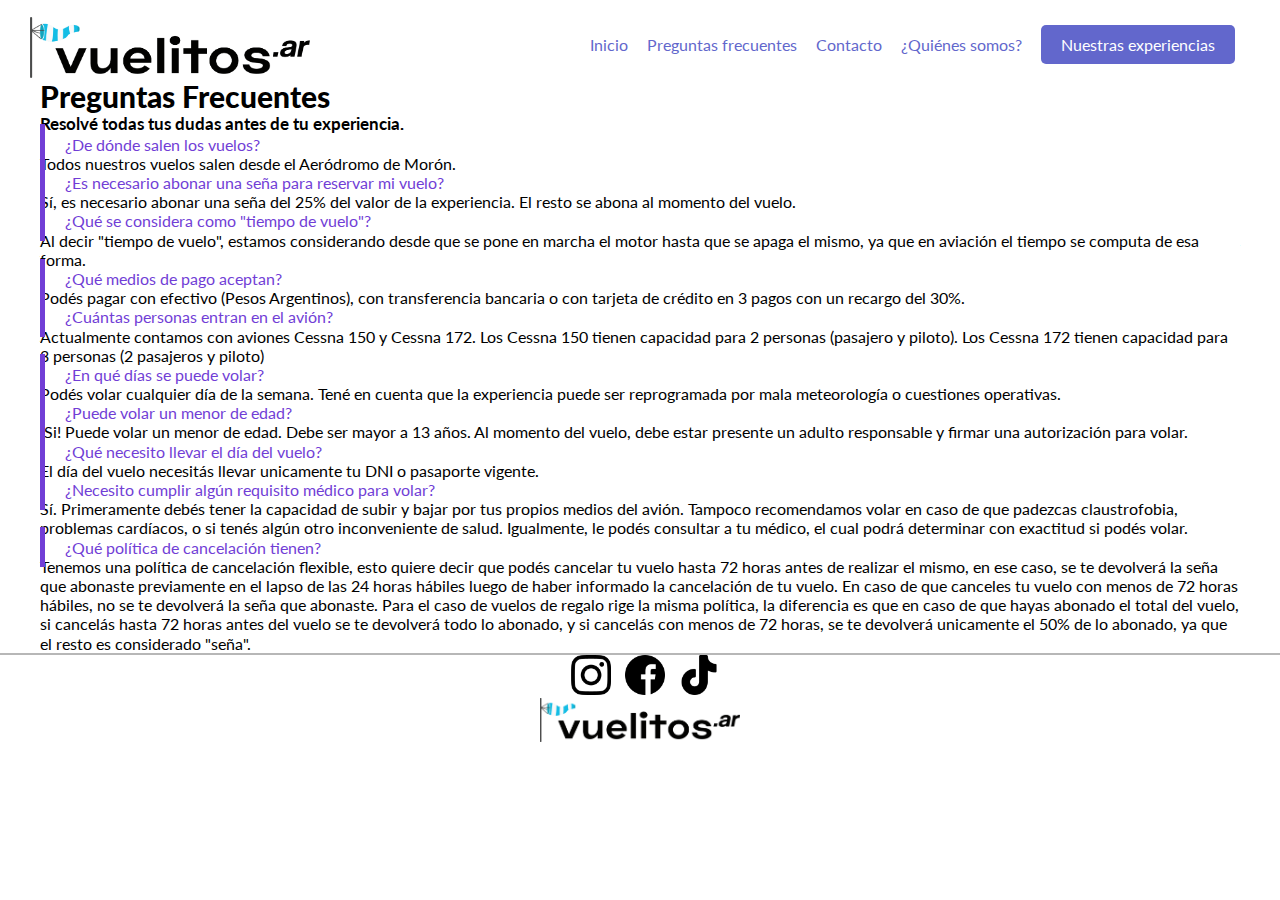
<file: pages/faq.html>
<!DOCTYPE html>
<html lang="es">
<head>
<!-- Google tag (gtag.js) -->
<script async src="https://www.googletagmanager.com/gtag/js?id=G-5704BW28CS"></script>
<script>
  window.dataLayer = window.dataLayer || [];
  function gtag(){dataLayer.push(arguments);}
  gtag('js', new Date());

  gtag('config', 'G-5704BW28CS');
</script>

    <meta charset="UTF-8">
    <meta http-equiv="X-UA-Compatible" content="IE=edge">
    <meta name="viewport" content="width=device-width, initial-scale=1.0">
    <meta name="keywords" content="viajes en avioneta, viaje avioneta, viajar en avioneta, aeropuerto moron, excursion isla martin garcia, vuelos bautismo, isla martin garcia, escapadas fin de semana, vuelos, vuelos en avion en buenos aires, piloto por un dia, basilica de lujan, dique cascallares, vuelos aeropuerto de moron">
    <meta name="description" content="Respuestas a tus dudas sobre vuelitos.ar. Encontrá información útil sobre nuestros vuelos, seguridad, reservas y más. Preparate para vivir una aventura increíble.">
    <link rel="icon" type="image/x-icon" href="../img/favicon.ico">
    <link href="https://cdn.jsdelivr.net/npm/bootstrap@5.3.0/dist/css/bootstrap.min.css" rel="stylesheet" integrity="sha384-9ndCyUaIbzAi2FUVXJi0CjmCapSmO7SnpJef0486qhLnuZ2cdeRhO02iuK6FUUVM" crossorigin="anonymous">
    <link rel="stylesheet" href="../css/styles.css">
    <title>Preguntas Frecuentes - VUELITOS.AR</title>
</head>
<body>
    <header>
      <div class="navMobile">
        <nav class="navbar bg-body pt-3 pb-3">
            <div class="container-fluid">
              <a href="../index.html">
                <img src="../img/logo.png" alt="Logotipo vuelitos.ar" class="logoVuelitos">
            </a> 
              <button class="navbar-toggler" type="button" data-bs-toggle="offcanvas" data-bs-target="#offcanvasNavbar" aria-controls="offcanvasNavbar" aria-label="Toggle navigation">
                <span class="navbar-toggler-icon"></span>
              </button>
              <div class="offcanvas offcanvas-end" tabindex="-1" id="offcanvasNavbar" aria-labelledby="offcanvasNavbarLabel">
                <div class="offcanvas-header">
                    <img src="../img/logo.png" alt="Logotipo vuelitos.ar" class="logoVuelitos">
                    <button type="button" class="btn-close" data-bs-dismiss="offcanvas" aria-label="Close"></button>
                </div>
                <div class="offcanvas-body">
                  <ul class="navbar-nav justify-content-end flex-grow-1 pe-3">
                    <li class="nav-item">
                      <a class="nav-link active" href="../index.html">Inicio</a>
                    </li>
                    <li class="nav-item">
                      <a class="nav-link active" aria-current="page" href="#">Preguntas frecuentes</a>
                    </li>
                    <li class="nav-item">
                        <a class="nav-link" href="./contacto.html">Contacto</a>
                      </li>
                      <li class="nav-item">
                        <a class="nav-link" href="./sobre-nosotros.html">¿Quiénes somos?</a>
                      </li>
                      <li class="nav-item mt-3">
                        <a class="nav-link text-white" id="purpleButtonActiveMobile" href="./experiencias.html">Nuestras Experiencias</a>
                      </li>
                  </ul>
                </div>
              </div>
            </div>
          </nav>
        </div>

        <nav class="navDesktop">
          <img src="../img/logo.png" alt="Logotipo vuelitos.ar" class="logoDesktop">
          <ul>
              <li><a href="../index.html">Inicio</a></li>
              <li><a href="./faq.html">Preguntas frecuentes</a></li>
              <li><a href="./contacto.html">Contacto</a></li>
              <li><a href="./sobre-nosotros.html">¿Quiénes somos?</a></li>
              <li><a href="./experiencias.html" id="purpleButtonActiveMobile">Nuestras experiencias</a></li>
          </ul>
      </nav>

    </header>
    
    <main>
        <div class="marginLeftRight mb-5">
            <h1 class="defaultH1 mt-5">Preguntas Frecuentes</h1>
            <h2 class="defaultH2 mt-2">Resolvé todas tus dudas antes de tu experiencia.</h2>
        </div>

        <div class="marginLeftRight mt-4">
            <p class="faqText">¿De dónde salen los vuelos?</p>

            <p class="m-3">Todos nuestros vuelos salen desde el Aeródromo de Morón.</p>
        </div>

        <div class="marginLeftRight mt-4">
            <p class="faqText">¿Es necesario abonar una seña para reservar mi vuelo?</p>

            <p class="m-3">Sí, es necesario abonar una seña del 25% del valor de la experiencia. El resto se abona al momento del vuelo.</p>
        </div>


        <div class="marginLeftRight mt-4">
            <p class="faqText">¿Qué se considera como "tiempo de vuelo"?</p>

            <p class="m-3">Al decir "tiempo de vuelo", estamos considerando desde que se pone en marcha el motor hasta que se apaga el mismo, ya que en aviación el tiempo se computa de esa forma.</p>
        </div>

        <div class="marginLeftRight mt-4">
          <p class="faqText">¿Qué medios de pago aceptan?</p>

          <p class="m-3">Podés pagar con efectivo (Pesos Argentinos), con transferencia bancaria o con tarjeta de crédito en 3 pagos con un recargo del 30%.</p>
      </div>

      <div class="marginLeftRight mt-4">
        <p class="faqText">¿Cuántas personas entran en el avión?</p>

        <p class="m-3">Actualmente contamos con aviones Cessna 150 y Cessna 172. Los Cessna 150 tienen capacidad para 2 personas (pasajero y piloto). Los Cessna 172 tienen capacidad para 3 personas (2 pasajeros y piloto)</p>
      </div>

      <div class="marginLeftRight mt-4">
        <p class="faqText">¿En qué días se puede volar?</p>

        <p class="m-3">Podés volar cualquier día de la semana. Tené en cuenta que la experiencia puede ser reprogramada por mala meteorología o cuestiones operativas.</p>
      </div>

      <div class="marginLeftRight mt-4">
        <p class="faqText">¿Puede volar un menor de edad?</p>
      
        <p class="m-3">¡Si! Puede volar un menor de edad. Debe ser mayor a 13 años. Al momento del vuelo, debe estar presente un adulto responsable y firmar una autorización para volar.</p>
      </div>

      <div class="marginLeftRight mt-4">
        <p class="faqText">¿Qué necesito llevar el día del vuelo?</p>
      
        <p class="m-3">El día del vuelo necesitás llevar unicamente tu DNI o pasaporte vigente.</p>
      </div>

      <div class="marginLeftRight mt-4">
        <p class="faqText">¿Necesito cumplir algún requisito médico para volar?</p>
      
        <p class="m-3">Sí. Primeramente debés tener la capacidad de subir y bajar por tus propios medios del avión. Tampoco recomendamos volar en caso de que padezcas claustrofobia, problemas cardíacos, o si tenés algún otro inconveniente de salud. Igualmente, le podés consultar a tu médico, el cual podrá determinar con exactitud si podés volar.</p>
      </div>

      <div class="marginLeftRight mt-4">
        <p class="faqText">¿Qué política de cancelación tienen?</p>
      
        <p class="m-3">Tenemos una política de cancelación flexible, esto quiere decir que podés cancelar tu vuelo hasta 72 horas antes de realizar el mismo, en ese caso, se te devolverá la seña que abonaste previamente en el lapso de las 24 horas hábiles luego de haber informado la cancelación de tu vuelo. En caso de que canceles tu vuelo con menos de 72 horas hábiles, no se te devolverá la seña que abonaste. Para el caso de vuelos de regalo rige la misma política, la diferencia es que en caso de que hayas abonado el total del vuelo, si cancelás hasta 72 horas antes del vuelo se te devolverá todo lo abonado, y si cancelás con menos de 72 horas, se te devolverá unicamente el 50% de lo abonado, ya que el resto es considerado "seña".</p>
      </div>

    </main>

    <footer>
        <div class="rrssLogo mt-4 mb-4">
          <a href="https://instagram.com/vuelitos.ar" target="blank"><img src="../img/icon/instagram.png" alt="Instagram logo"></a>
          <a href="https://facebook.com/vuelitos.ar" target="blank"><img src="../img/icon/facebook.png" alt="Facebook logo"></a>
          <a href="https://tiktok.com/@vuelitos.ar" target="blank"><img src="../img/icon/tiktok.png" alt="TikTok logo"></a>
        </div>
        
        <div class="logoFooter mb-4">
            <img src="../img/logo.png" alt="Logotipo vuelitos.ar">
        </div>
    </footer>

    <script src="https://cdn.jsdelivr.net/npm/bootstrap@5.3.0/dist/js/bootstrap.bundle.min.js" integrity="sha384-geWF76RCwLtnZ8qwWowPQNguL3RmwHVBC9FhGdlKrxdiJJigb/j/68SIy3Te4Bkz" crossorigin="anonymous"></script>
</body>
</html>
</file>
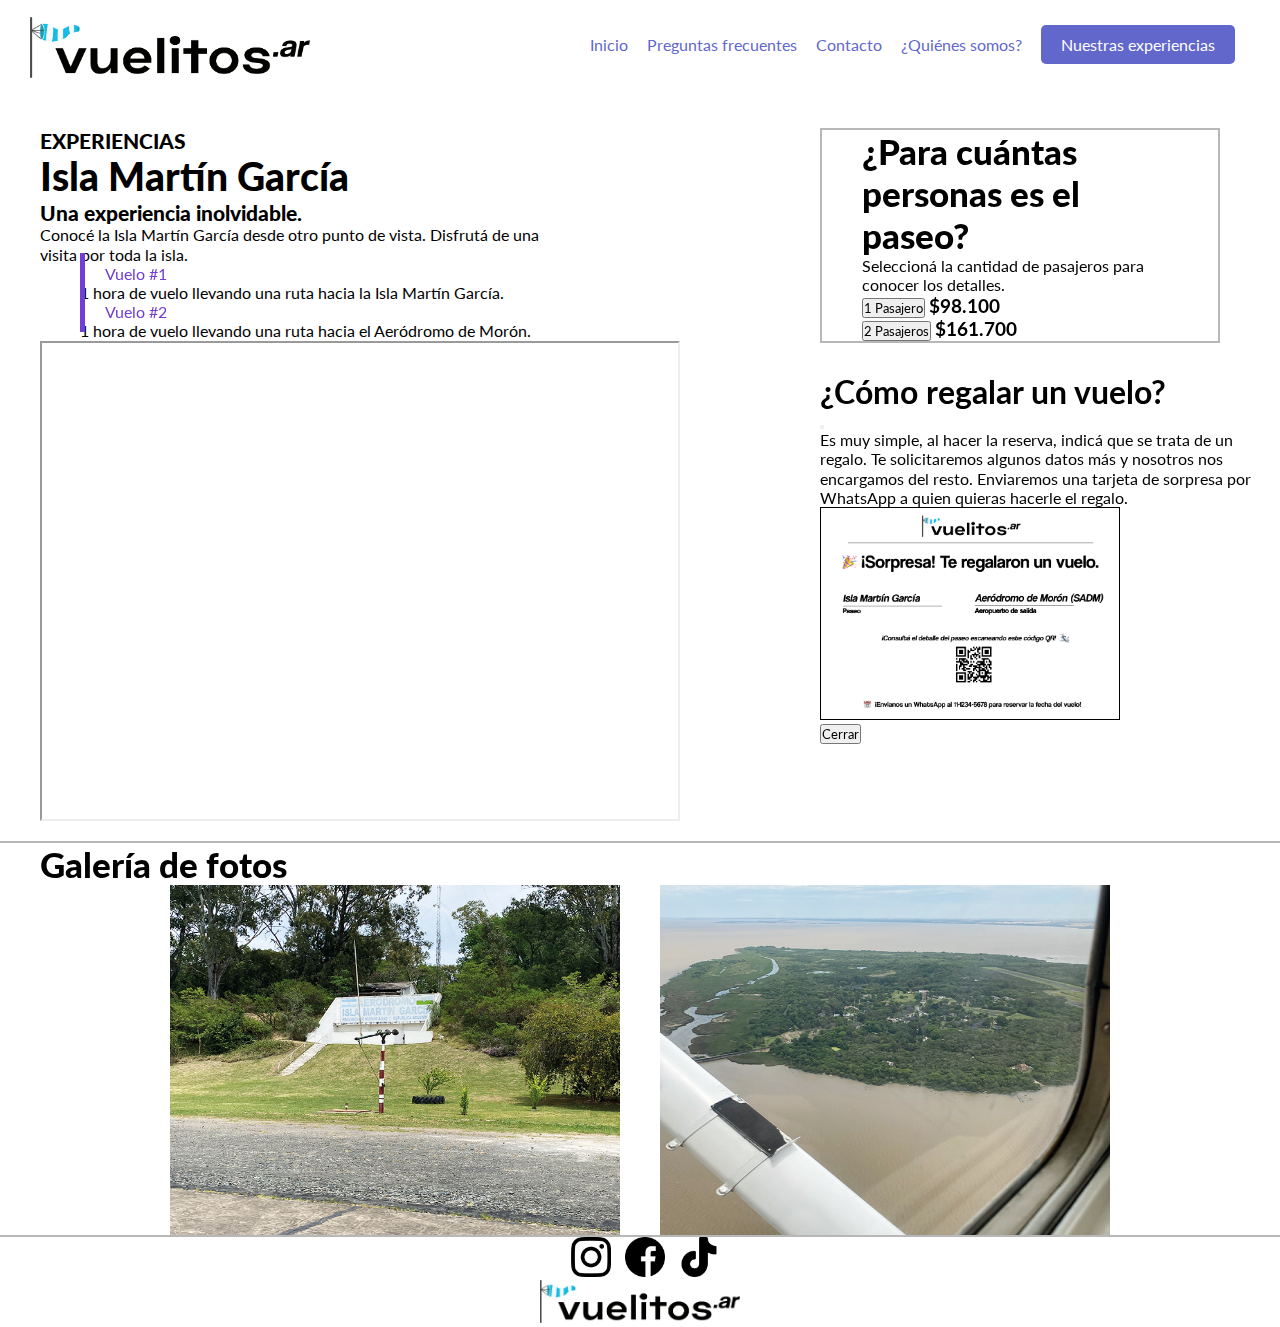
<file: pages/islamartingarcia.html>
<!DOCTYPE html>
<html lang="es">
<head>
<!-- Google tag (gtag.js) -->
<script async src="https://www.googletagmanager.com/gtag/js?id=G-5704BW28CS"></script>
<script>
  window.dataLayer = window.dataLayer || [];
  function gtag(){dataLayer.push(arguments);}
  gtag('js', new Date());

  gtag('config', 'G-5704BW28CS');
</script>  

    <meta charset="UTF-8">
    <meta http-equiv="X-UA-Compatible" content="IE=edge">
    <meta name="viewport" content="width=device-width, initial-scale=1.0">
    <meta name="keywords" content="viajes en avioneta, viaje avioneta, viajar en avioneta, aeropuerto moron, excursion isla martin garcia, vuelos bautismo, isla martin garcia, escapadas fin de semana, vuelos, vuelos en avion en buenos aires, piloto por un dia, basilica de lujan, dique cascallares, vuelos aeropuerto de moron">
    <meta name="description" content="Descubrí la mágica Isla Martín García desde el aire con vuelitos.ar. Vuelo de ida y vuelta en nuestras aeronaves para disfrutar de un paseo único. Conocé la historia y belleza de este destino turístico imperdible. ¡Una experiencia inolvidable que te hará volar alto!">
    <link rel="icon" type="image/x-icon" href="../img/favicon.ico">
    <link href="https://cdn.jsdelivr.net/npm/bootstrap@5.3.0/dist/css/bootstrap.min.css" rel="stylesheet" integrity="sha384-9ndCyUaIbzAi2FUVXJi0CjmCapSmO7SnpJef0486qhLnuZ2cdeRhO02iuK6FUUVM" crossorigin="anonymous">
    <link rel="stylesheet" href="../css/styles.css">
    <title>Isla Martín García - VUELITOS.AR</title>
</head>
<body>
    <header>
        <div class="navMobile">
            <nav class="navbar bg-body pt-3 pb-3">
                <div class="container-fluid">
                    <a href="../index.html">
                        <img src="../img/logo.png" alt="Logotipo vuelitos.ar" class="logoVuelitos">
                    </a> 
                  <button class="navbar-toggler" type="button" data-bs-toggle="offcanvas" data-bs-target="#offcanvasNavbar" aria-controls="offcanvasNavbar" aria-label="Toggle navigation">
                    <span class="navbar-toggler-icon"></span>
                  </button>
                  <div class="offcanvas offcanvas-end" tabindex="-1" id="offcanvasNavbar" aria-labelledby="offcanvasNavbarLabel">
                    <div class="offcanvas-header">
                        <img src="../img/logo.png" alt="Logotipo vuelitos.ar" class="logoVuelitos">
                        <button type="button" class="btn-close" data-bs-dismiss="offcanvas" aria-label="Close"></button>
                    </div>
                    <div class="offcanvas-body">
                      <ul class="navbar-nav justify-content-end flex-grow-1 pe-3">
                        <li class="nav-item">
                          <a class="nav-link active" href="../index.html">Inicio</a>
                        </li>
                        <li class="nav-item">
                          <a class="nav-link"  href="./faq.html">Preguntas frecuentes</a>
                        </li>
                        <li class="nav-item">
                            <a class="nav-link" href="./contacto.html">Contacto</a>
                          </li>
                          <li class="nav-item">
                            <a class="nav-link" href="./sobre-nosotros.html">¿Quiénes somos?</a>
                          </li>
                          <li class="nav-item mt-3">
                            <a class="nav-link text-white" id="purpleButtonActiveMobile" href="./experiencias.html">Nuestras Experiencias</a>
                          </li>
                      </ul>
                    </div>
                  </div>
                </div>
              </nav>
            </div>
    
          <nav class="navDesktop">
            <img src="../img/logo.png" alt="Logotipo vuelitos.ar" class="logoDesktop">
            <ul>
                <li><a href="../index.html">Inicio</a></li>
                <li><a href="./faq.html">Preguntas frecuentes</a></li>
                <li><a href="./contacto.html">Contacto</a></li>
                <li><a href="./sobre-nosotros.html">¿Quiénes somos?</a></li>
                <li><a href="./experiencias.html" id="purpleButtonActiveMobile">Nuestras experiencias</a></li>
            </ul>
        </nav>

    </header>
    
    <main>
        <div class="desktopOrganizerMandatory">
            <div class="marginLeftRight">
                <div class="desktopOrganizerLeft">
                    <p class="mP mb-2 mt-5">EXPERIENCIAS</p>
                    <p class="xxlP mb-1">Isla Martín García</p>
                    <p class="mP mb-4">Una experiencia inolvidable.</p>
                    <p class="sP mb-5">Conocé la Isla Martín García desde otro punto de vista. Disfrutá de una visita
                      por toda la isla.
                    </p>
            </div>

            <div class="marginLeftRight mt-4 mb-5">
                    <p class="faqText">Vuelo #1</p>

                    <p class="m-3">1 hora de vuelo llevando una ruta hacia la Isla Martín García.
                    </p>
            </div>

            <div class="marginLeftRight mt-4 mb-5">
              <p class="faqText">Vuelo #2</p>

              <p class="m-3">1 hora de vuelo llevando una ruta hacia el Aeródromo de Morón.
              </p>
      </div>
            <div class="tripMap">
              <iframe src="https://www.google.com/maps/d/u/5/embed?mid=1a0aa8YjxnbFXLQtkwgZmGK0Q1VCERgM&ehbc=2E312F" width="640" height="480"></iframe>            </div>
                </div>

            <div class="desktopOrganizerRight">
              <div class="experiencesContainerProgram">
                <div class="marginLeftRight">
                    <div class="text-center mt-4 mb-4">
                        <div id="questionContainer">
                            <p class="mPBigger mt-3">¿Para cuántas personas es el paseo?</p>
                            <p class="mb-4">Seleccioná la cantidad de pasajeros para conocer los detalles.</p>

                            <div class="d-flex justify-content-center">
                                <div class="d-flex flex-column align-items-center mr-4">
                                    <button class="passengerButton text-white btn btn-success" data-passengers="1" data-price="98100" data-plane="Cessna 150 (1 PASAJERO)" data-plane-image="../img/indexPlane.png">1 Pasajero</button>
                                    <span class="priceSpan">$98.100</span>
                                </div>
                            
                                <div class="d-flex flex-column align-items-center mx-2">
                                    <button class="passengerButton text-white btn btn-success" data-passengers="2" data-price="161700" data-plane="Cessna 172 (2 PASAJEROS)" data-plane-image="../img/C172Plane.png">2 Pasajeros</button>
                                    <span class="priceSpan">$161.700</span>
                                </div>
                            </div>
                            
                        </div>
                        <div id="flightDetailsContainer" style="display: none;">
                            <p class="mPBigger mt-3">AR$ <span id="flightPrice">null</span></p>
                            <p class="mb-4" id="elementoACambiar">nullPassengers</p>
                            <div class="d-block">
                                <p class="tripDuration mt-1">2 HORAS DE VUELO</p>
                            </div>
                            <div class="d-block">
                                <button type="button" class="tripGift btn btn-primary mt-1" data-bs-toggle="modal" data-bs-target="#staticBackdrop">
                                    Disponible para regalo
                                </button>
                            </div>
                            <p class="mP mt-4 mb-5">Incluye</p>
                            <div class="marginLeftRight mt-3 mb-5">
                                <p class="faqText mt-3">2 horas de vuelo</p>
                            </div>
                            <p class="mP mb-5">¿Con qué aeronave se realizará el vuelo?</p>
                            <div class="marginLeftRight mt-3 mb-3">
                                <p class="faqText" id="planeTitle">Cessna 150 (1 PASAJERO)</p>
                            </div>
                            <div class="text-center">
                                <button id="editPassengersButton" class="btn btn-warning mt-3 text-white">Editar Pasajeros</button>
                            </div>
                            <div class="defaultPicContainer">
                                <img src="../img/indexPlane.png" alt="Avión Cessna" class="availablePlane mb-5" id="planeImage">
                            </div>
                            <div class="text-center">
                                <div class="d-block">
                                    <a href="https://wa.me/5491127459926?text=¡Hola!%20Quiero%20reservar%20la%20experiencia%20Isla%20Martín%20García." class="greenActiveButton mb-4 mt-4 text-white" target="_blank">Reservar</a>
                                </div>
                                <div class="d-block">
                                    <a href="https://wa.me/5491127459926?text=¡Hola!%20Tengo%20algunas%20consultas%20sobre%20la%20experiencia%20Isla%20Martín%20García." class="greenDisabledButton mb-4" target="_blank">Consultar por WhatsApp</a>
                                </div>
                            </div>
                        </div>
                    </div>
                </div>
            </div>
            <!-- Modal -->
            <div class="modal fade" id="staticBackdrop" data-bs-backdrop="static" data-bs-keyboard="false" tabindex="-1" aria-labelledby="staticBackdropLabel" aria-hidden="true">
                <div class="modal-dialog">
                    <div class="modal-content">
                        <div class="modal-header">
                            <h1 class="modal-title fs-5" id="staticBackdropLabel">¿Cómo regalar un vuelo?</h1>
                            <button type="button" class="btn-close" data-bs-dismiss="modal" aria-label="Close"></button>
                        </div>
                        <div class="modal-body text-center">
                            <p>Es muy simple, al hacer la reserva, indicá que se trata de un regalo. Te solicitaremos algunos datos más y nosotros nos encargamos del resto. Enviaremos una tarjeta de sorpresa por WhatsApp a quien quieras hacerle el regalo.</p>
                            <img src="../img/voucher-regalo.jpg" alt="Voucher regalo" class="giftVoucher">
                        </div>
                        <div class="modal-footer">
                            <button type="button" class="btn btn-secondary" data-bs-dismiss="modal">Cerrar</button>
                        </div>
                    </div>
                </div>
            </div>
        </div>
    </div>
        <div class="experiencesContainer">
            <div class="marginLeftRight">
                <div class="text-center mt-4 mb-4">
                    <p class="mPBigger mt-3">Galería de fotos</p>
                </div>

                <div class="defaultPicContainerGallery">
                    <img src="../img/tripImages/martinGarcia1.png" alt="Cartel Aeródromo Isla Martín García" class="defaultPic mb-5">
                    <img src="../img/tripImages/martinGarcia2.png" alt="Isla Martín García vista desde el aire" class="defaultPic mb-5">
                </div>
            </div>

        </div>



    </main>

    <footer>
        <div class="rrssLogo mt-4 mb-4">
            <a href="https://instagram.com/vuelitos.ar" target="blank"><img src="../img/icon/instagram.png" alt="Instagram logo"></a>
            <a href="https://facebook.com/vuelitos.ar" target="blank"><img src="../img/icon/facebook.png" alt="Facebook logo"></a>
            <a href="https://tiktok.com/@vuelitos.ar" target="blank"><img src="../img/icon/tiktok.png" alt="TikTok logo"></a>
        </div>
        
        <div class="logoFooter mb-4">
            <img src="../img/logo.png" alt="Logotipo vuelitos.ar">
        </div>
    </footer>

    <script src="../js/script.js"></script>
    <script src="https://cdn.jsdelivr.net/npm/bootstrap@5.3.0/dist/js/bootstrap.bundle.min.js" integrity="sha384-geWF76RCwLtnZ8qwWowPQNguL3RmwHVBC9FhGdlKrxdiJJigb/j/68SIy3Te4Bkz" crossorigin="anonymous"></script>
</body>
</html>
</file>
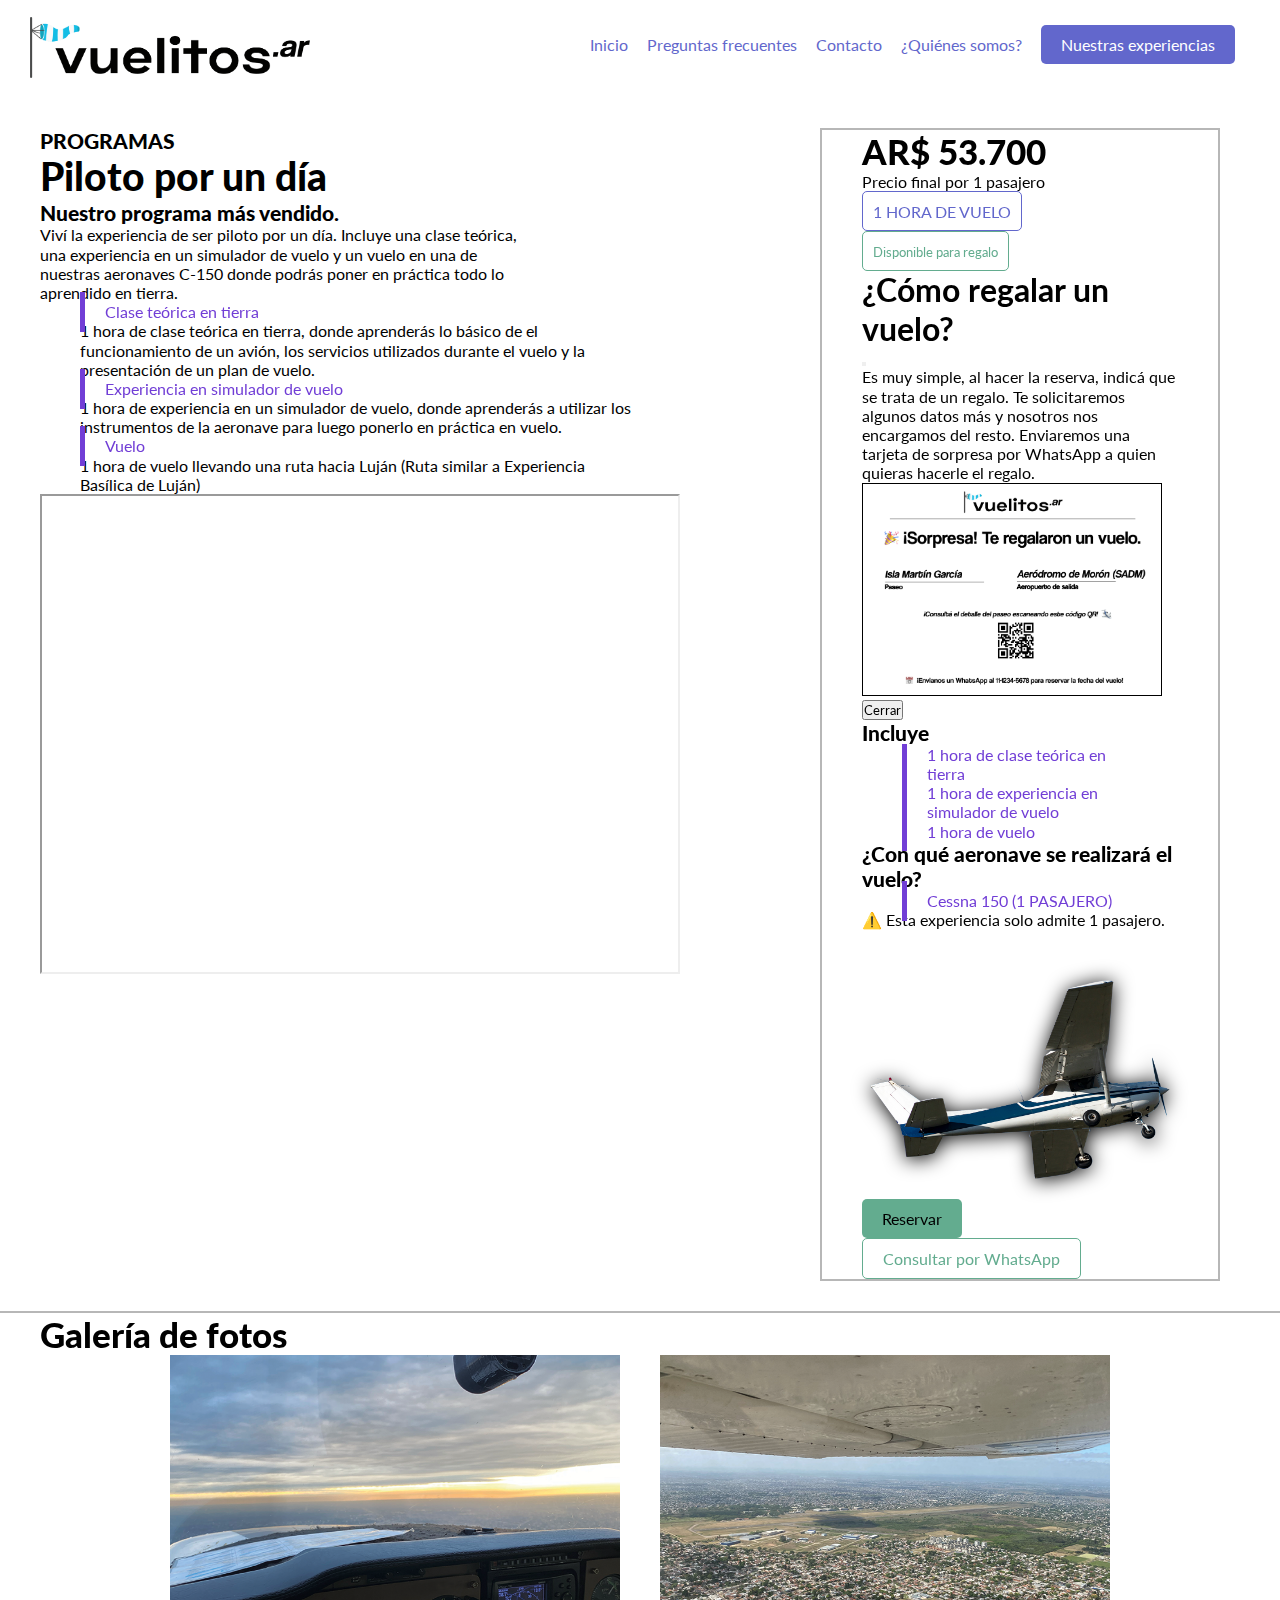
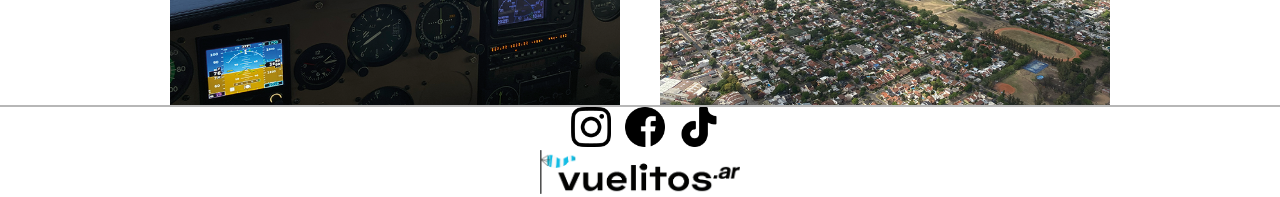
<file: pages/pilotoporundia.html>
<!DOCTYPE html>
<html lang="es">
<head>
<!-- Google tag (gtag.js) -->
<script async src="https://www.googletagmanager.com/gtag/js?id=G-5704BW28CS"></script>
<script>
  window.dataLayer = window.dataLayer || [];
  function gtag(){dataLayer.push(arguments);}
  gtag('js', new Date());

  gtag('config', 'G-5704BW28CS');
</script>  

    <meta charset="UTF-8">
    <meta http-equiv="X-UA-Compatible" content="IE=edge">
    <meta name="viewport" content="width=device-width, initial-scale=1.0">
    <meta name="keywords" content="viajes en avioneta, viaje avioneta, viajar en avioneta, aeropuerto moron, excursion isla martin garcia, vuelos bautismo, isla martin garcia, escapadas fin de semana, vuelos, vuelos en avion en buenos aires, piloto por un dia, basilica de lujan, dique cascallares, vuelos aeropuerto de moron">
    <meta name="description" content="Viví la experiencia única de ser piloto por un día con vuelitos.ar. Aprendé en una clase teórica, demostrá tus habilidades en un simulador de vuelo y disfrutá de un emocionante vuelo de una hora en nuestras aeronaves. Sentí la adrenalina y volá alto en una aventura inolvidable. ¡Animate a ser parte de la pasión por la aviación!">
    <link rel="icon" type="image/x-icon" href="../img/favicon.ico">
    <link href="https://cdn.jsdelivr.net/npm/bootstrap@5.3.0/dist/css/bootstrap.min.css" rel="stylesheet" integrity="sha384-9ndCyUaIbzAi2FUVXJi0CjmCapSmO7SnpJef0486qhLnuZ2cdeRhO02iuK6FUUVM" crossorigin="anonymous">
    <link rel="stylesheet" href="../css/styles.css">
    <title>Piloto por un día - VUELITOS.AR</title>
</head>
<body>
    <header>
        <div class="navMobile">
            <nav class="navbar bg-body pt-3 pb-3">
                <div class="container-fluid">
                    <a href="../index.html">
                        <img src="../img/logo.png" alt="Logotipo vuelitos.ar" class="logoVuelitos">
                    </a> 
                  <button class="navbar-toggler" type="button" data-bs-toggle="offcanvas" data-bs-target="#offcanvasNavbar" aria-controls="offcanvasNavbar" aria-label="Toggle navigation">
                    <span class="navbar-toggler-icon"></span>
                  </button>
                  <div class="offcanvas offcanvas-end" tabindex="-1" id="offcanvasNavbar" aria-labelledby="offcanvasNavbarLabel">
                    <div class="offcanvas-header">
                        <img src="../img/logo.png" alt="Logotipo vuelitos.ar" class="logoVuelitos">
                        <button type="button" class="btn-close" data-bs-dismiss="offcanvas" aria-label="Close"></button>
                    </div>
                    <div class="offcanvas-body">
                      <ul class="navbar-nav justify-content-end flex-grow-1 pe-3">
                        <li class="nav-item">
                          <a class="nav-link active" href="../index.html">Inicio</a>
                        </li>
                        <li class="nav-item">
                          <a class="nav-link"  href="./faq.html">Preguntas frecuentes</a>
                        </li>
                        <li class="nav-item">
                            <a class="nav-link" href="./contacto.html">Contacto</a>
                          </li>
                          <li class="nav-item">
                            <a class="nav-link" href="./sobre-nosotros.html">¿Quiénes somos?</a>
                          </li>
                          <li class="nav-item mt-3">
                            <a class="nav-link text-white" id="purpleButtonActiveMobile" href="./experiencias.html">Nuestras Experiencias</a>
                          </li>
                      </ul>
                    </div>
                  </div>
                </div>
              </nav>
            </div>
    
          <nav class="navDesktop">
            <img src="../img/logo.png" alt="Logotipo vuelitos.ar" class="logoDesktop">
            <ul>
                <li><a href="../index.html">Inicio</a></li>
                <li><a href="./faq.html">Preguntas frecuentes</a></li>
                <li><a href="./contacto.html">Contacto</a></li>
                <li><a href="./sobre-nosotros.html">¿Quiénes somos?</a></li>
                <li><a href="./experiencias.html" id="purpleButtonActiveMobile">Nuestras experiencias</a></li>
            </ul>
        </nav>

    </header>
    
    <main>
        <div class="desktopOrganizerMandatory">
            <div class="marginLeftRight">
                <div class="desktopOrganizerLeft">
                    <p class="mP mb-2 mt-5">PROGRAMAS</p>
                    <p class="xxlP mb-1">Piloto por un día</p>
                    <p class="mP mb-4">Nuestro programa más vendido.</p>
                    <p class="sP mb-0">Viví la experiencia de ser piloto por un día. Incluye
                        una clase teórica, una experiencia en un simulador de vuelo y un
                        vuelo en una de nuestras aeronaves C-150 donde podrás poner en práctica
                        todo lo aprendido en tierra.
                    </p>
            </div>

            <div class="marginLeftRight mt-5">
                    <p class="faqText">Clase teórica en tierra</p>

                    <p class="m-3">1 hora de clase teórica en tierra, donde aprenderás lo básico de el funcionamiento
                        de un avión, los servicios utilizados durante el vuelo y la presentación de un plan de vuelo.
                    </p>
            </div>


            <div class="marginLeftRight mt-4">
                    <p class="faqText">Experiencia en simulador de vuelo</p>

                    <p class="m-3">1 hora de experiencia en un simulador de vuelo, donde aprenderás a utilizar
                        los instrumentos de la aeronave para luego ponerlo en práctica en vuelo.
                    </p>
            </div>

            <div class="marginLeftRight mt-4 mb-5">
                    <p class="faqText">Vuelo</p>

                    <p class="m-3">1 hora de vuelo llevando una ruta hacia Luján (Ruta similar a Experiencia
                        Basílica de Luján)
                    </p>
            </div>
            <div class="tripMap">
                <iframe src="https://www.google.com/maps/d/u/5/embed?mid=1Nr_8pTA8UOe__Yra8qH608cdG06DQjI&ehbc=2E312F" width="640" height="480"></iframe>            </div>
                </div>

            <div class="desktopOrganizerRight">
        <div class="experiencesContainerProgram">
            <div class="marginLeftRight">
                <div class="text-center mt-4 mb-4">
                    <p class="mPBigger mt-3">AR$ 53.700</p>
                    <p class="mb-4">Precio final por 1 pasajero</p>
                    <div class="d-block">
                        <p class="tripDuration mt-1">1 HORA DE VUELO</p>
                    </div>
                    <div class="d-block">
                                <button type="button" class="tripGift btn btn-primary mt-1" data-bs-toggle="modal" data-bs-target="#staticBackdrop">
                                    Disponible para regalo
                                  </button>
                    </div>
                                  <!-- Modal -->
                                  <div class="modal fade" id="staticBackdrop" data-bs-backdrop="static" data-bs-keyboard="false" tabindex="-1" aria-labelledby="staticBackdropLabel" aria-hidden="true">
                                    <div class="modal-dialog">
                                      <div class="modal-content">
                                        <div class="modal-header">
                                          <h1 class="modal-title fs-5" id="staticBackdropLabel">¿Cómo regalar un vuelo?</h1>
                                          <button type="button" class="btn-close" data-bs-dismiss="modal" aria-label="Close"></button>
                                        </div>
                                        <div class="modal-body">
                                        <p>Es muy simple, al hacer la reserva, indicá que se trata de un regalo. Te solicitaremos algunos datos más y nosotros nos encargamos del resto. Enviaremos una tarjeta de sorpresa por WhatsApp a quien quieras hacerle el regalo.</p>

                                        <img src="../img/voucher-regalo.jpg" alt="Voucher regalo" class="giftVoucher">
                                        </div>
                                        <div class="modal-footer">
                                          <button type="button" class="btn btn-secondary" data-bs-dismiss="modal">Cerrar</button>
                                        </div>
                                      </div>
                                    </div>
                                  </div>

                </div>

                <p class="mP">Incluye</p>

                <div class="marginLeftRight mt-5">
                    <p class="faqText">1 hora de clase teórica en tierra</p>
                </div>
            

                <div class="marginLeftRight mt-5">
                    <p class="faqText">1 hora de experiencia en simulador de vuelo</p>
                </div>

                <div class="marginLeftRight mt-5 mb-5">
                    <p class="faqText">1 hora de vuelo</p>
                </div>

                <p class="mP">¿Con qué aeronave se realizará el vuelo?</p>

                <div class="marginLeftRight mt-5 mb-3">
                    <p class="faqText">Cessna 150 (1 PASAJERO)</p>
                </div>

                <div class="alert alert-warning mt-5" role="alert">
                    ⚠️ Esta experiencia  solo admite 1 pasajero.
                  </div>

                <div class="defaultPicContainer">
                    <img src="../img/indexPlane.png" alt="Avión Cessna 150" class="availablePlane mb-5">
                </div>

                <div class="text-center">
                    <div class="d-block">
                        <a href="https://wa.me/5491127459926?text=¡Hola!%20Quiero%20reservar%20el%20programa%20Piloto%20Por%20un%20Día" class="greenActiveButton mb-4 mt-4 text-white" target="_blank">Reservar</a>
                    </div>

                    <div class="d-block">
                        <a href="https://wa.me/5491127459926?text=¡Hola!%20Tengo%20algunas%20consultas%20sobre%20el%20programa%20Piloto%20Por%20un%20Día" class="greenDisabledButton mb-4" target="_blank">Consultar por WhatsApp</a>
                    </div>
                </div>
            </div>
        </div>
        </div>

        </div>

        <div class="experiencesContainer">
            <div class="marginLeftRight">
                <div class="text-center mt-4 mb-4">
                    <p class="mPBigger mt-3">Galería de fotos</p>
                </div>

                <div class="defaultPicContainerGallery">
                    <img src="../img/tripImages/px1dia1.png" alt="Avión volando en el atardecer" class="defaultPic mb-5">
                    <img src="../img/tripImages/px1dia2.png" alt="Aeródromo de Morón visto desde el aire" class="defaultPic mb-5">
                </div>
            </div>

        </div>



    </main>

    <footer>
        <div class="rrssLogo mt-4 mb-4">
            <a href="https://instagram.com/vuelitos.ar" target="blank"><img src="../img/icon/instagram.png" alt="Instagram logo"></a>
            <a href="https://facebook.com/vuelitos.ar" target="blank"><img src="../img/icon/facebook.png" alt="Facebook logo"></a>
            <a href="https://tiktok.com/@vuelitos.ar" target="blank"><img src="../img/icon/tiktok.png" alt="TikTok logo"></a>
        </div>
        
        <div class="logoFooter mb-4">
            <img src="../img/logo.png" alt="Logotipo vuelitos.ar">
        </div>
    </footer>

    <script src="https://cdn.jsdelivr.net/npm/bootstrap@5.3.0/dist/js/bootstrap.bundle.min.js" integrity="sha384-geWF76RCwLtnZ8qwWowPQNguL3RmwHVBC9FhGdlKrxdiJJigb/j/68SIy3Te4Bkz" crossorigin="anonymous"></script>
</body>
</html>
</file>
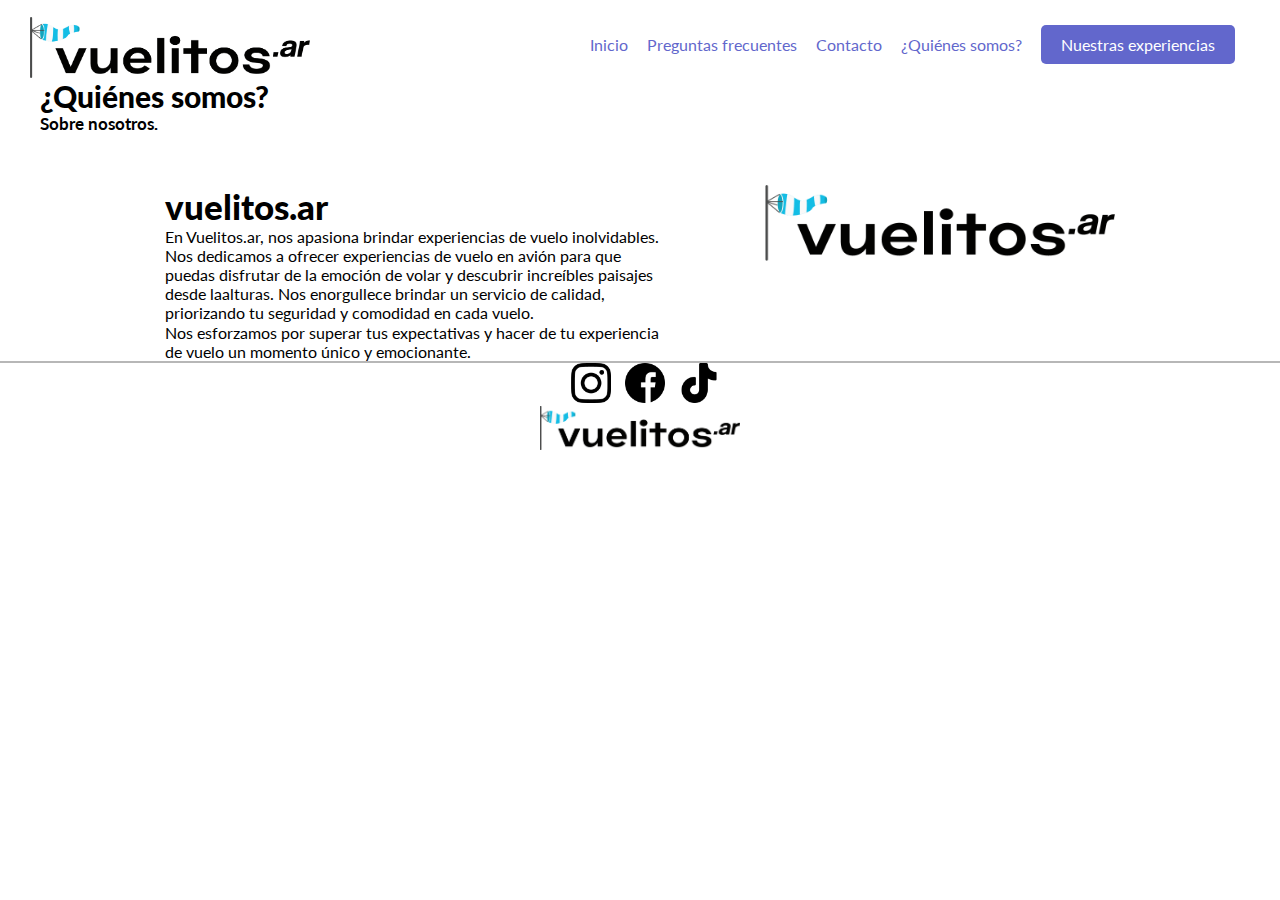
<file: pages/sobre-nosotros.html>
<!DOCTYPE html>
<html lang="es">
<head>
<!-- Google tag (gtag.js) -->
<script async src="https://www.googletagmanager.com/gtag/js?id=G-5704BW28CS"></script>
<script>
  window.dataLayer = window.dataLayer || [];
  function gtag(){dataLayer.push(arguments);}
  gtag('js', new Date());

  gtag('config', 'G-5704BW28CS');
</script>  

    <meta charset="UTF-8">
    <meta http-equiv="X-UA-Compatible" content="IE=edge">
    <meta name="viewport" content="width=device-width, initial-scale=1.0">
    <meta name="keywords" content="viajes en avioneta, viaje avioneta, viajar en avioneta, aeropuerto moron, excursion isla martin garcia, vuelos bautismo, isla martin garcia, escapadas fin de semana, vuelos, vuelos en avion en buenos aires, piloto por un dia, basilica de lujan, dique cascallares, vuelos aeropuerto de moron">
    <meta name="description" content="Descubrí vuelitos.ar, somos apasionados de la aviación. Te ofrecemos experiencias únicas y emocionantes, con aeronaves seguras. Unite a nosotros y descubrí el mundo desde las alturas. ¡Volá con confianza y viví momentos inolvidables!">
    <link rel="icon" type="image/x-icon" href="../img/favicon.ico">
    <link href="https://cdn.jsdelivr.net/npm/bootstrap@5.3.0/dist/css/bootstrap.min.css" rel="stylesheet" integrity="sha384-9ndCyUaIbzAi2FUVXJi0CjmCapSmO7SnpJef0486qhLnuZ2cdeRhO02iuK6FUUVM" crossorigin="anonymous">
    <link rel="stylesheet" href="../css/styles.css">
    <title>¿Quiénes somos? - VUELITOS.AR</title>
</head>
<body>
    <header>
      <div class="navMobile">
        <nav class="navbar bg-body pt-3 pb-3">
            <div class="container-fluid">
              <a href="../index.html">
                <img src="../img/logo.png" alt="Logotipo vuelitos.ar" class="logoVuelitos">
            </a> 
              <button class="navbar-toggler" type="button" data-bs-toggle="offcanvas" data-bs-target="#offcanvasNavbar" aria-controls="offcanvasNavbar" aria-label="Toggle navigation">
                <span class="navbar-toggler-icon"></span>
              </button>
              <div class="offcanvas offcanvas-end" tabindex="-1" id="offcanvasNavbar" aria-labelledby="offcanvasNavbarLabel">
                <div class="offcanvas-header">
                    <img src="../img/logo.png" alt="Logotipo vuelitos.ar" class="logoVuelitos">
                    <button type="button" class="btn-close" data-bs-dismiss="offcanvas" aria-label="Close"></button>
                </div>
                <div class="offcanvas-body">
                  <ul class="navbar-nav justify-content-end flex-grow-1 pe-3">
                    <li class="nav-item">
                      <a class="nav-link active" href="../index.html">Inicio</a>
                    </li>
                    <li class="nav-item">
                      <a class="nav-link"  href="./faq.html">Preguntas frecuentes</a>
                    </li>
                    <li class="nav-item">
                        <a class="nav-link" href="./contacto.html">Contacto</a>
                      </li>
                      <li class="nav-item">
                        <a class="nav-link active" aria-current="page" href="./sobre-nosotros.html">¿Quiénes somos?</a>
                      </li>
                      <li class="nav-item mt-3">
                        <a class="nav-link text-white" id="purpleButtonActiveMobile" href="./experiencias.html">Nuestras Experiencias</a>
                      </li>
                  </ul>
                </div>
              </div>
            </div>
          </nav>
        </div>
    
          <nav class="navDesktop">
            <img src="../img/logo.png" alt="Logotipo vuelitos.ar" class="logoDesktop">
            <ul>
                <li><a href="../index.html">Inicio</a></li>
                <li><a href="./faq.html">Preguntas frecuentes</a></li>
                <li><a href="./contacto.html">Contacto</a></li>
                <li><a href="./sobre-nosotros.html">¿Quiénes somos?</a></li>
                <li><a href="./experiencias.html" id="purpleButtonActiveMobile">Nuestras experiencias</a></li>
            </ul>
        </nav>
        
    </header>
    
    <main>
        <div class="marginLeftRight">
            <h1 class="defaultH1 mt-5">¿Quiénes somos?</h1>
            <h2 class="defaultH2 mt-2">Sobre nosotros.</h2>
        </div>

        <article class="mt-5 mb-5">
            <div class="marginLeftRight">
              <div class="desktopOrganizerMandatory">
                <div class="desktopOrganizerLeft">
                  <h3 class="specialH3">vuelitos.ar</h3>
                  <p>En Vuelitos.ar, nos apasiona brindar experiencias de vuelo inolvidables. Nos dedicamos a ofrecer experiencias de vuelo en avión para que puedas disfrutar de la emoción de volar y descubrir increíbles paisajes desde laalturas. Nos enorgullece brindar un servicio de calidad, priorizando tu seguridad y comodidad en cada vuelo.</p>
                  <p>Nos esforzamos por superar tus expectativas y hacer de tu experiencia de vuelo un momento único y emocionante.</p>
                </div>
                <div class="desktopOrganizerRight">
                  <div class="defaultPicContainer mt-4">
                      <img src="../img/logoVuelitos.png" alt="Logotipo vuelitos.ar" class="whoPic">
                  </div>
                </div>
              </div>
            </div>

        </article>

    </main>

    <footer>
        <div class="rrssLogo mt-4 mb-4">
          <a href="https://instagram.com/vuelitos.ar" target="blank"><img src="../img/icon/instagram.png" alt="Instagram logo"></a>
          <a href="https://facebook.com/vuelitos.ar" target="blank"><img src="../img/icon/facebook.png" alt="Facebook logo"></a>
          <a href="https://tiktok.com/@vuelitos.ar" target="blank"><img src="../img/icon/tiktok.png" alt="TikTok logo"></a>
        </div>
        
        <div class="logoFooter mb-4">
            <img src="../img/logo.png" alt="Logotipo vuelitos.ar">
        </div>
    </footer>

    <script src="https://cdn.jsdelivr.net/npm/bootstrap@5.3.0/dist/js/bootstrap.bundle.min.js" integrity="sha384-geWF76RCwLtnZ8qwWowPQNguL3RmwHVBC9FhGdlKrxdiJJigb/j/68SIy3Te4Bkz" crossorigin="anonymous"></script>
</body>
</html>
</file>
<file: css/styles.css>
@import url('https://fonts.googleapis.com/css2?family=Lato:wght@400;900&display=swap');

*{
    margin: 0;
    padding: 0;
    text-decoration: none !important;
    box-sizing: border-box;
    list-style: none;
    line-height: 1.2;
    font-family: 'Lato', sans-serif !important;
}

.tripHidden{
    display: none;
}

a{
    color: #000000 !important;
}

.defaultH1{
    font-weight: 900;
    font-size: 30px;
}

.defaultH2{
    font-size: 17px;
}

.indexH1{
    font-weight: 900;
    font-size: 45px;
}

.indexH2{
    font-size: 20px;
}

.specialH3{
    font-weight: 900;
    font-size: 35px;
}

footer{
    border-top: 2px solid rgb(183, 183, 183);
}

.rrssLogo{
    text-align: center;
}

.logoFooter{
    text-align: center;
}

.logoFooter img{
    width: 200px;
}

.logoVuelitos{
    width: 220px;
}

.defaultPic{
    width: 350px;
    height: 300px;
}

.whoPic{
    width: 350px;
}


.defaultPicContainer{
    text-align: center;
}

.defaultPicContainerPrincipal img{
    text-align: center;
    width: 400px;
}

.rrssLogo img{
    width: 40px;
    margin-left: 10px;
}

.experiencesContainer{
    border-top: 2px solid rgb(183, 183, 183);
}

.experiencesContainerProgram{
    border-top: 2px solid rgb(183, 183, 183);
}

.sPBigger{
    font-size: 20px;
}

.mP{
    font-weight: 900;
    font-size: 17px;
    text-align: left;
}

.mPExperience{
    font-weight: 900;
    font-size: 17px;
    margin-top: 40px;
}

.mPBigger{
    font-weight: 900;
    font-size: 30px;
}

.xxlP{
    font-size: 35px;
    font-weight: 900;
}

.rectangulo {
    position: relative;
    width: 400px;
    height: 300px;
    overflow: hidden;
    margin: 20px auto;
}

.imagen {
    width: 100%;
    height: 100%;
    object-fit: cover;
    filter: brightness(50%);
}

.texto-overlay {
    position: absolute;
    top: 50%;
    left: 50%;
    transform: translate(-50%, -50%);
    text-align: center;
    width: 80%;
    color: white;
    display: flex;
    flex-direction: column;
    justify-content: center;
    align-items: center;
}

.boton-ver-paseos {
    margin-top: 20px;
}

.xlP{
    font-size: 28px;
    font-weight: 700;
}

.tripPricing{
    font-size: 16px;
    font-weight: 300;
}

.greenActiveButton{
    display: inline-block;
    background-color: rgb(99, 172, 143);
    border-radius: 5px;
    padding: 10px 20px; /* Añade padding para que el enlace sea visible */
}

.greenDisabledButton{
    display: inline-block;
    background-color: rgb(255, 255, 255);
    border: 1px solid rgb(99, 172, 143);
    border-radius: 5px;
    padding: 10px 20px;
    color: rgb(99, 172, 143) !important;
}

.purpleActiveButton{
    display: inline-block;
    background-color: rgb(98, 103, 204);
    border-radius: 5px;
    padding: 10px 20px;
}

#purpleButtonActiveMobile{
    display: inline-block;
    background-color: rgb(98, 103, 204);
    border-radius: 5px;
    padding: 10px 20px; /* Añade padding para que el enlace sea visible */
    color: rgb(255, 255, 255) !important;
}

.tripDuration{
    color: rgb(98, 103, 204);
    background-color: rgb(255, 255, 255);
    border: 1px solid rgb(98, 103, 204);
    border-radius: 5px;
    display: inline-block;
    height: 40px;
    line-height: 40px;
    padding: 0 10px;
}

.tripGift {
    color: rgb(99, 172, 143);
    background-color: rgb(255, 255, 255);
    border: 1px solid rgb(99, 172, 143);
    border-radius: 5px;
    display: inline-block;
    height: 40px;
    line-height: 40px;
    padding: 0 10px;
    transition: color 0.3s, background-color 0.3s;
}

.tripGift:hover {
    color: rgb(255, 255, 255);
    background-color: rgb(99, 172, 143);
}

.giftVoucher{
    width: 300px;
    border: solid 1px #000000;
}

.marginLeftRight{
    margin-right: 20px;
    margin-left: 20px;
}

.faqText {
    position: relative;
    padding-left: 25px;
    display: flex;
    align-items: center;
    color: rgb(113, 62, 214);
}

.faqText::before {
    content: "";
    position: absolute;
    top: 50%;
    left: 0;
    width: 5px;
    height: 40px;
    background-color: rgb(113, 62, 214);
    transform: translateY(-50%);
}

.availablePlane{
    width: 300px;
    filter: drop-shadow(0 2px 10px #000000); 
    margin-top: 50px;
    margin-bottom: 20px;
    animation-name: mueveArribaAbajo;
    animation-duration: 2s;
    animation-timing-function: ease-in-out;
    animation-iteration-count: infinite;
}

.tripMap{
    display: flex;
    justify-content: center;
    align-items: center;
    margin-bottom: 20px;
}

.defaultPicContainerIDesktop img{
    width: 400px;
    filter: drop-shadow(0 2px 10px #000000); 
    margin-top: 50px;
    margin-bottom: 20px;
    animation-name: mueveArribaAbajo;
    animation-duration: 2s;
    animation-timing-function: ease-in-out;
    animation-iteration-count: infinite;
}

.defaultPicContainerIMobile{
    text-align: center;
}

defaultPicContainerGallery{
    text-align: center;
}

.priceSpan{
    font-weight: 700;
    margin-top: 10px;
    font-size: 19px;
}

@keyframes mueveArribaAbajo {
    0% {
        transform: translateY(0);
    }
    50% {
        transform: translateY(-15px);
    }
    100% {
        transform: translateY(0);
    }
}

@media (max-width: 375px) {
    .defaultPic{
        width: 330px;
    }
}

@media (max-width: 600px) {
    .logoDesktop {
    display: none;
    }

    .navDesktop{
        display: none;
    }

    .defaultPicContainerIDesktop{
        display: none;
    }

    .mobileHidden{
        display: none;
    }

    .defaultPicContainer{
        display: flex;
        justify-content: center;
        align-items: center;
    }

    .defaultPicContainerGallery{
        text-align: center;
    }

    .whoPic{
        display: none;
    }

    .rectangulo {
        position: relative;
        width: 300px;
        height: 300px;
        overflow: hidden;
        margin: 20px auto;
    }

}

@media (min-width: 600px) {
    .navMobile{
        display: none;
    }

    .defaultPicContainerIMobile{
        display: none;
    }

    .mpExperience{
        margin-top: 0;
    }

    .desktopHidden{
        display: none;
    }

    .mP{
        font-size: 21px;
    }

    .xxlP{
        font-size: 39px;
    }

    .xlP{
        font-size: 30px;
        font-weight: 700;
    }

    .tripPricing{
        font-size: 17px;
        font-weight: 300;
    }


    .sPBigger{
        font-size: 25px;
    }

    .mPBigger{
        font-size: 35px;
    }

    .sPBigger{
        font-size: 25px;
    }

    .giftVoucher{
        width: 300px;
        border: solid 1px #000000;
    }

    .logoDesktop{
        width: 280px;
        margin-top: 17px;
        margin-left: 30px;
    }

    .navDesktop {
        display: flex;
        justify-content: space-between;
        align-items: center;
        flex-direction: row-reverse;
    }
    
    .logoDesktop {
        order: 1;
    }
    
    .navDesktop ul {
        margin: 0;
        padding: 0;
        margin-right: 30px;
        margin-top: 10px;
    }
    
    .navDesktop li {
        display: inline-block;
        margin-right: 15px;
    }

    .navDesktop a{
        color: rgb(98, 103, 204) !important;
    }

    .indexH1{
        font-size: 60px;

    }

    .defaultPic{
        width: 450px;
        height: 350px;
    }

    .desktopOrganizerMandatory{
        display: flex;
        gap: 100px;
        margin-top: 50px;
        justify-content: center;
    }

    .desktopOrganizerLeft{
        max-width: 500px;
    }

    .desktopOrganizerRight{
        max-width: 500px;
    }

    .marginLeftRight{
        margin-left: 40px;
        margin-right: 40px;
    }

    .experiencesContainerProgram{
        border: 2px solid rgb(183, 183, 183);
        margin-right: 60px;
        margin-bottom: 30px;
    }

    .defaultPicContainer{
        display: flex;
        justify-content: center;
        gap: 40px;
    }

    .defaultPicContainerGallery{
        display: flex;
        justify-content: center;
        gap: 40px;
    }

}
</file>
